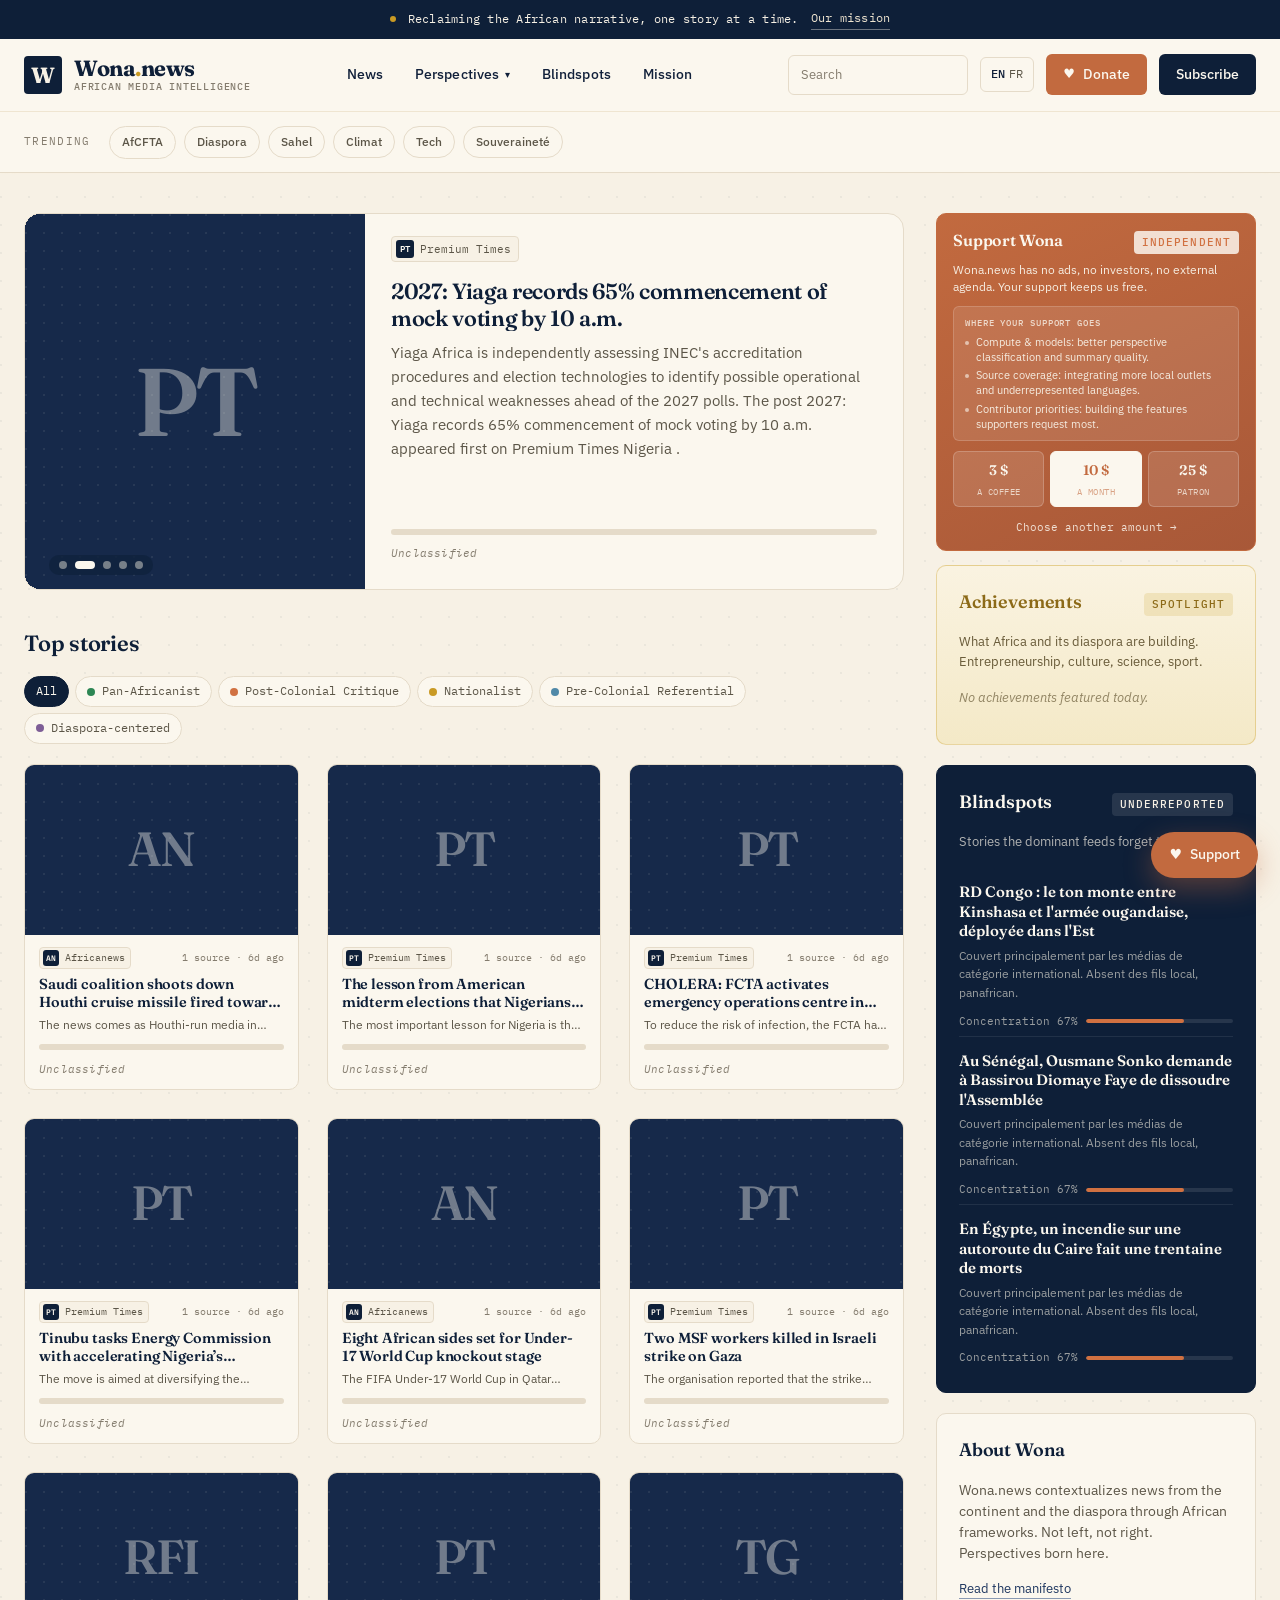
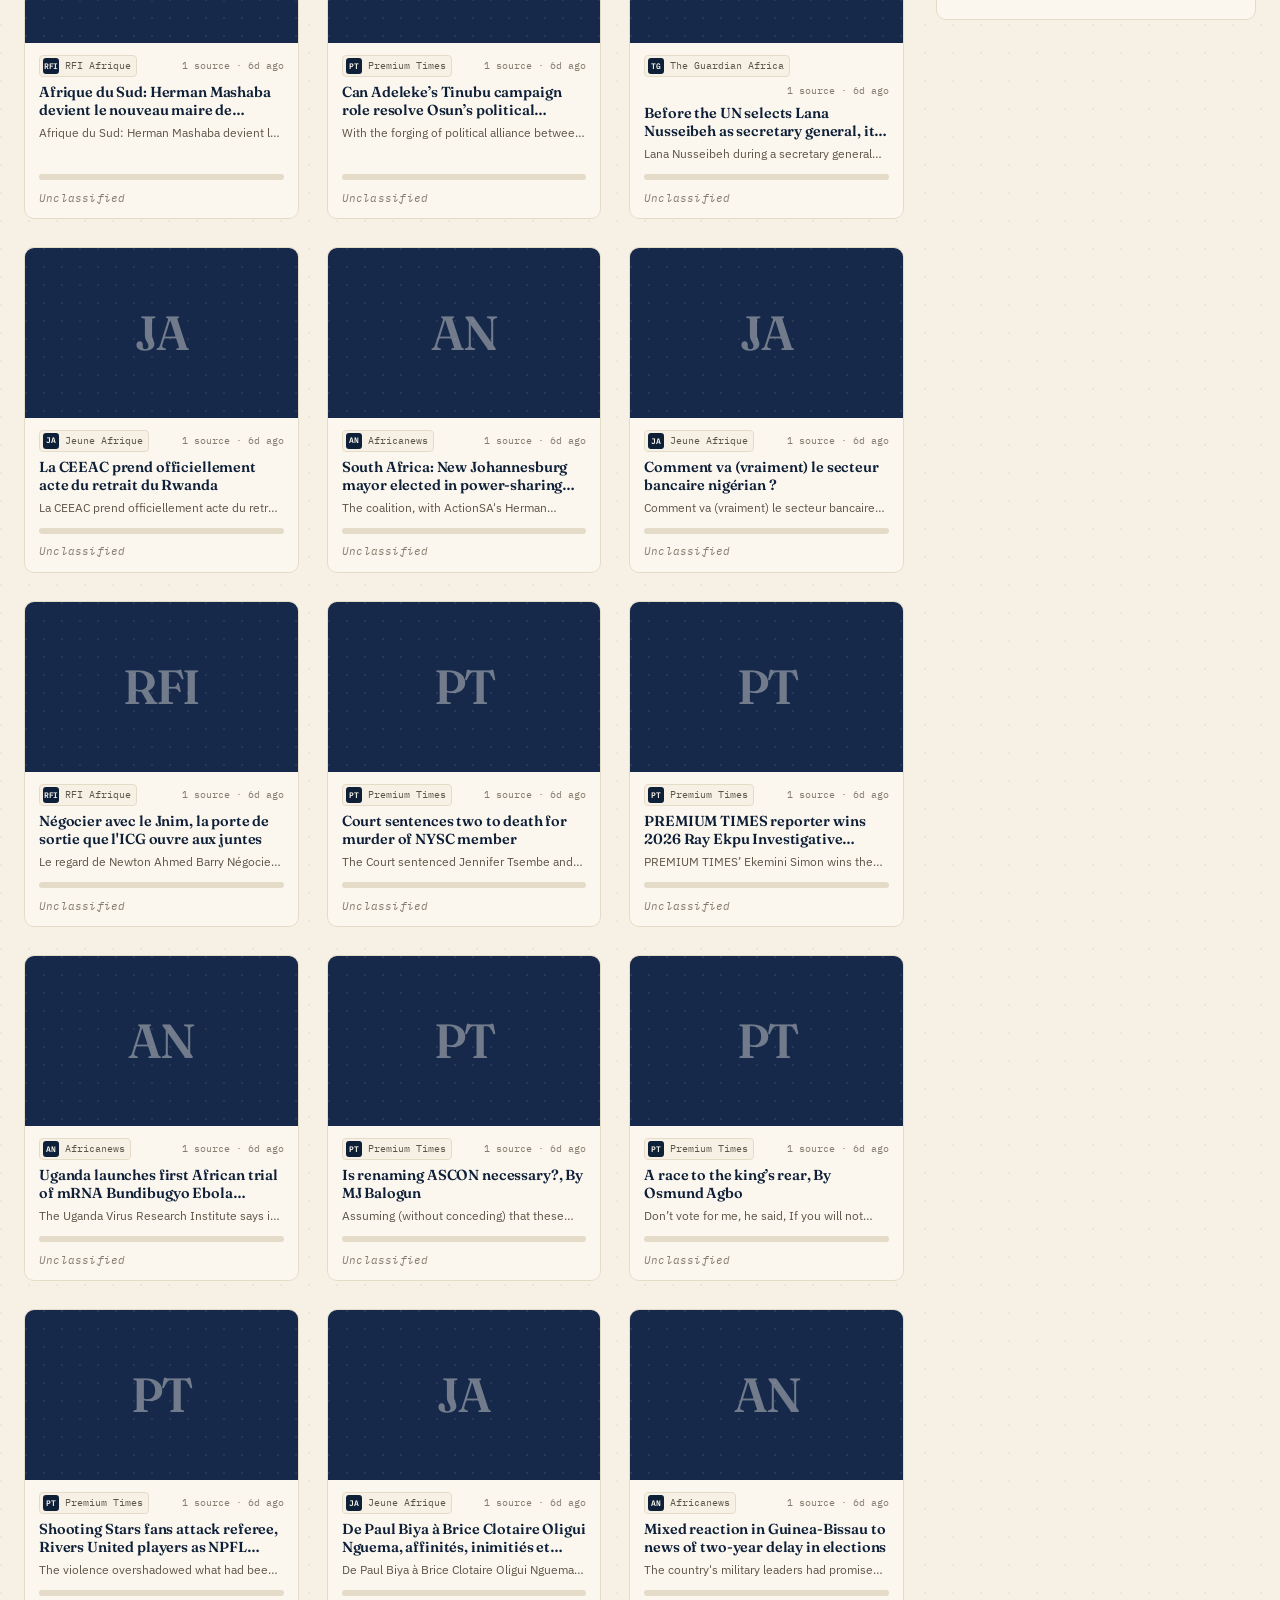
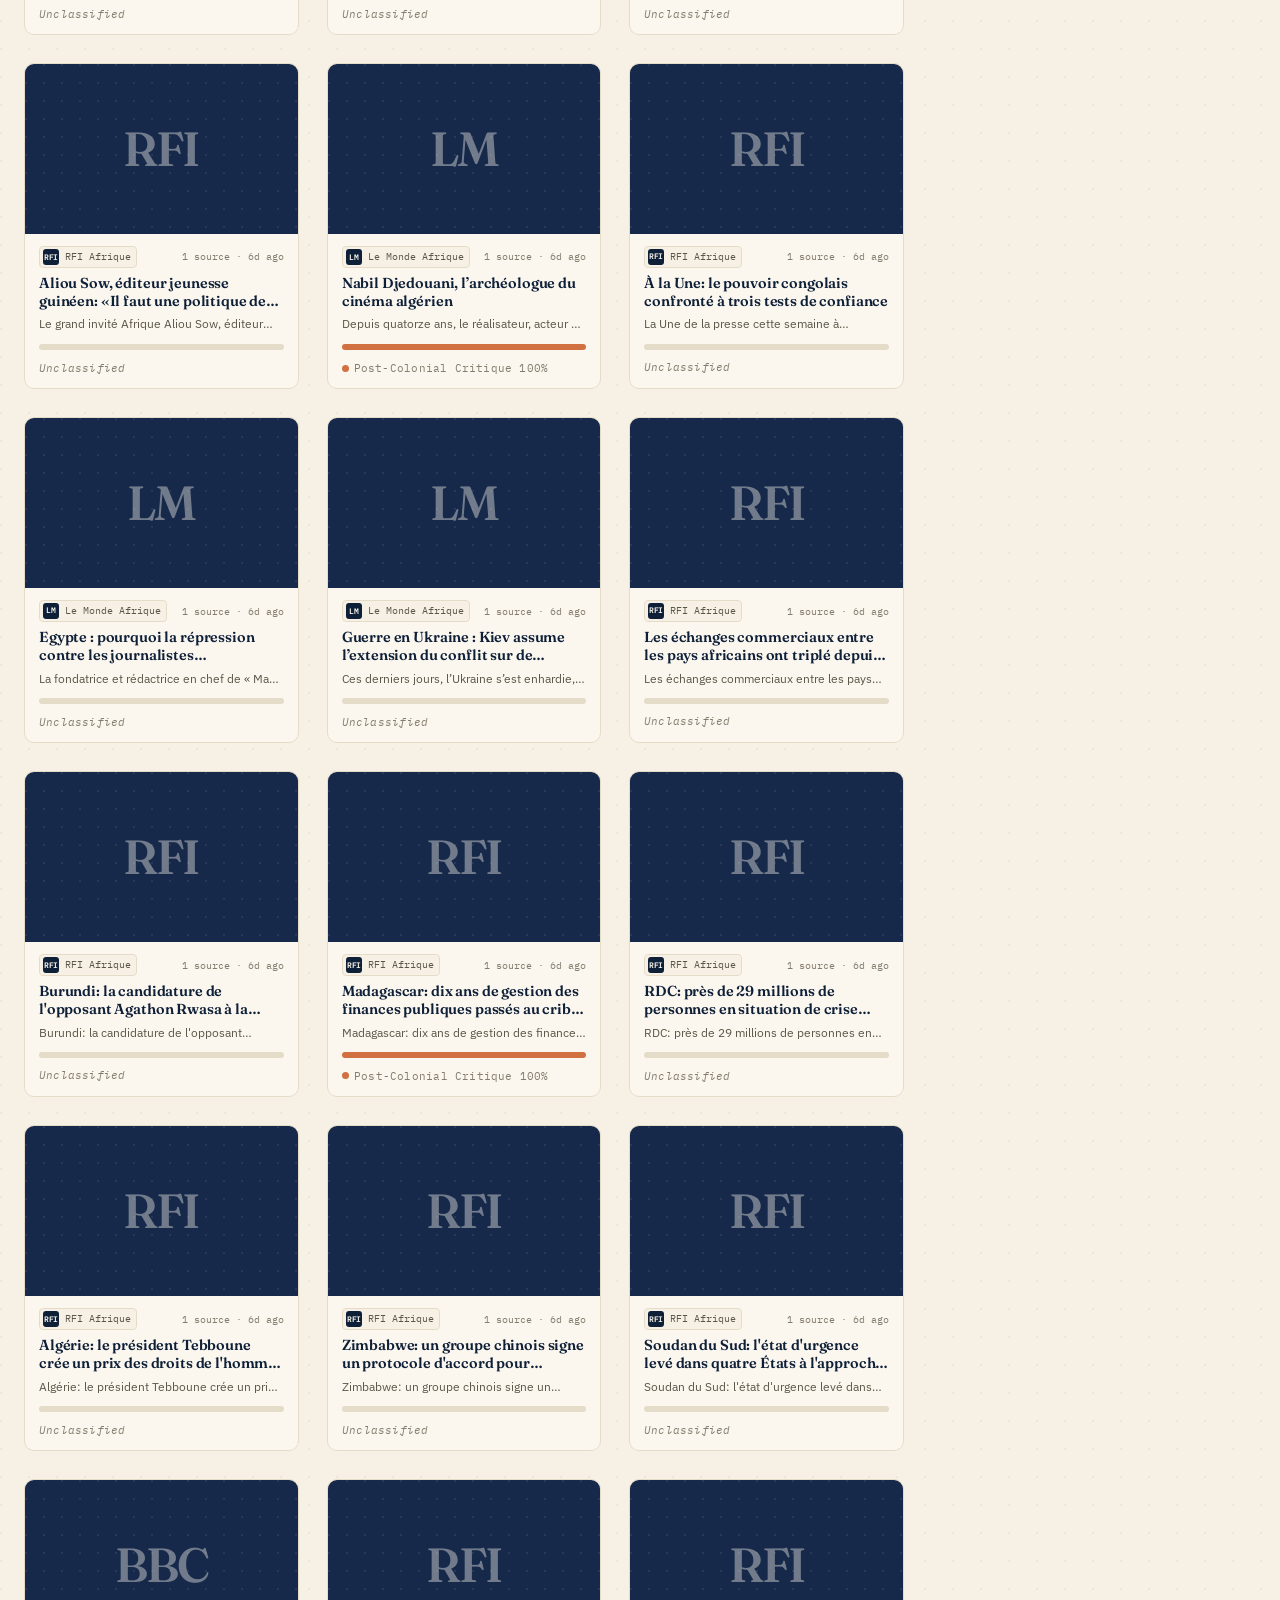
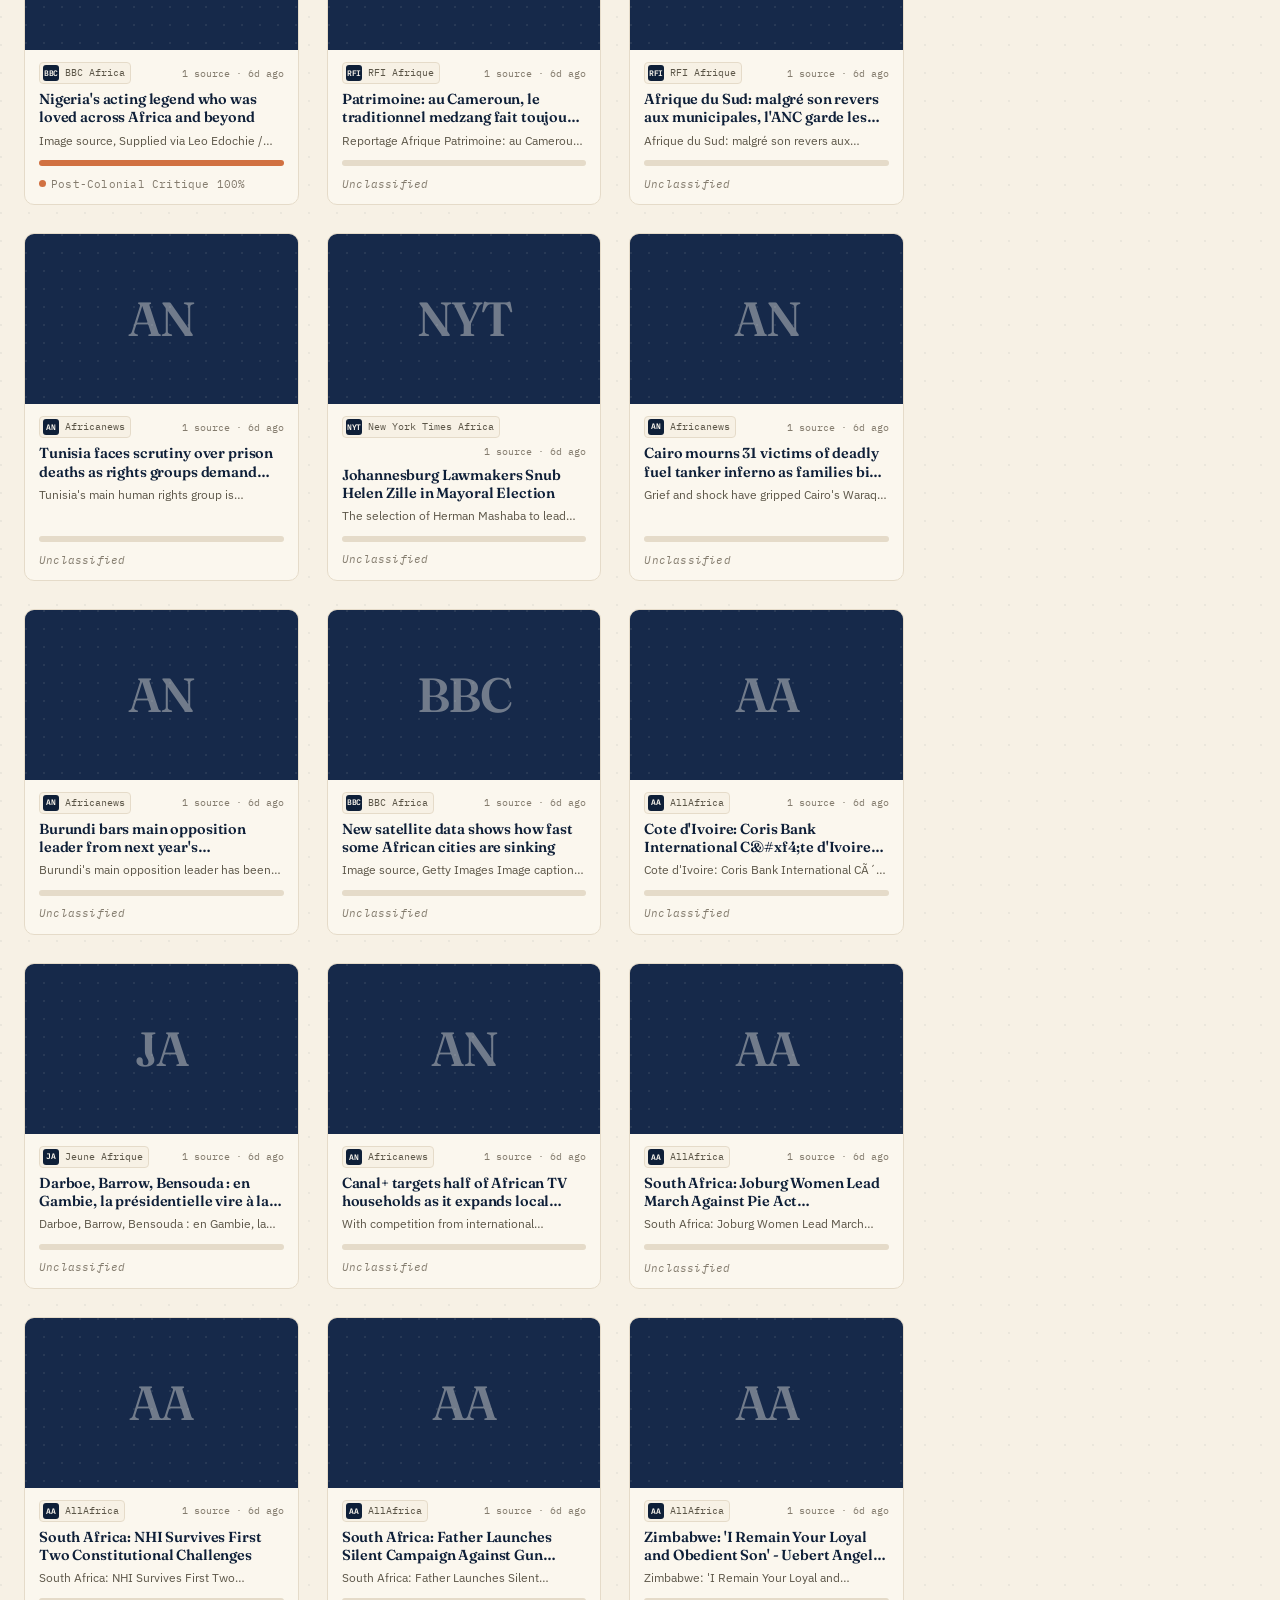
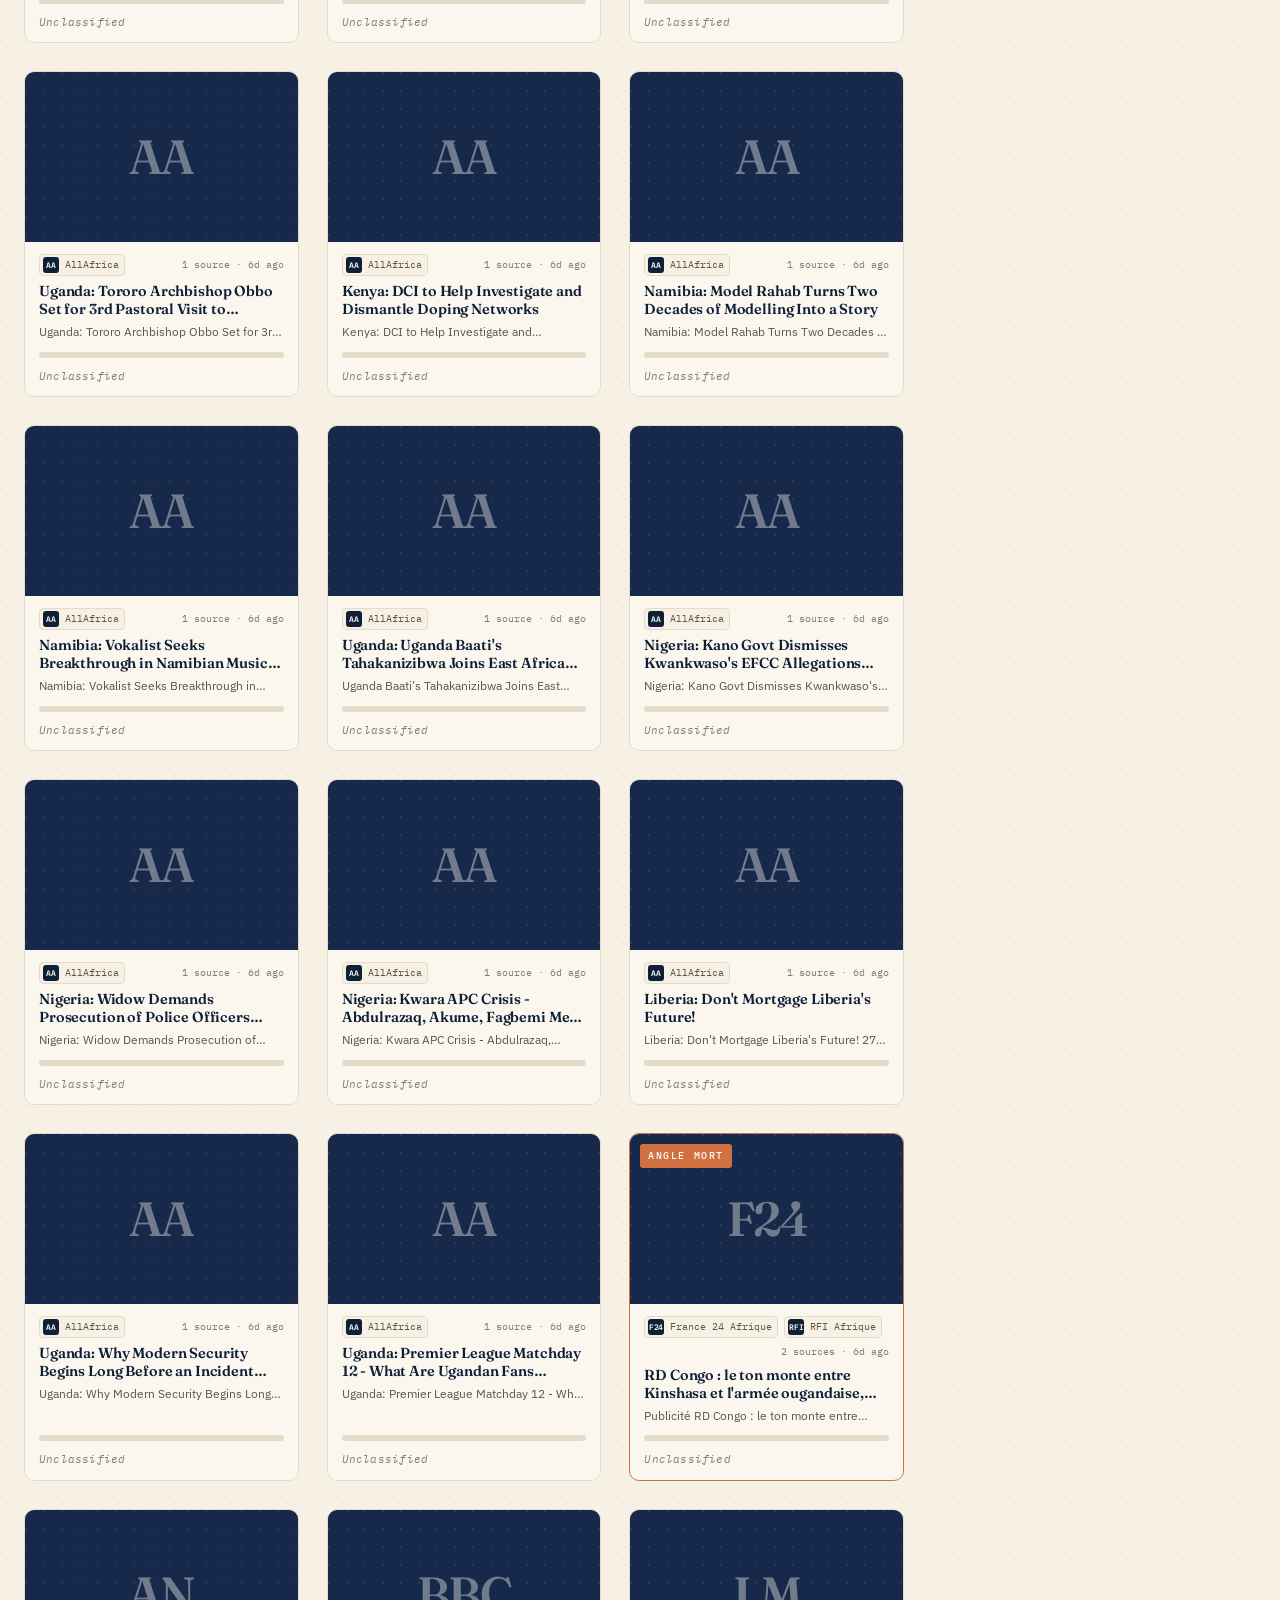
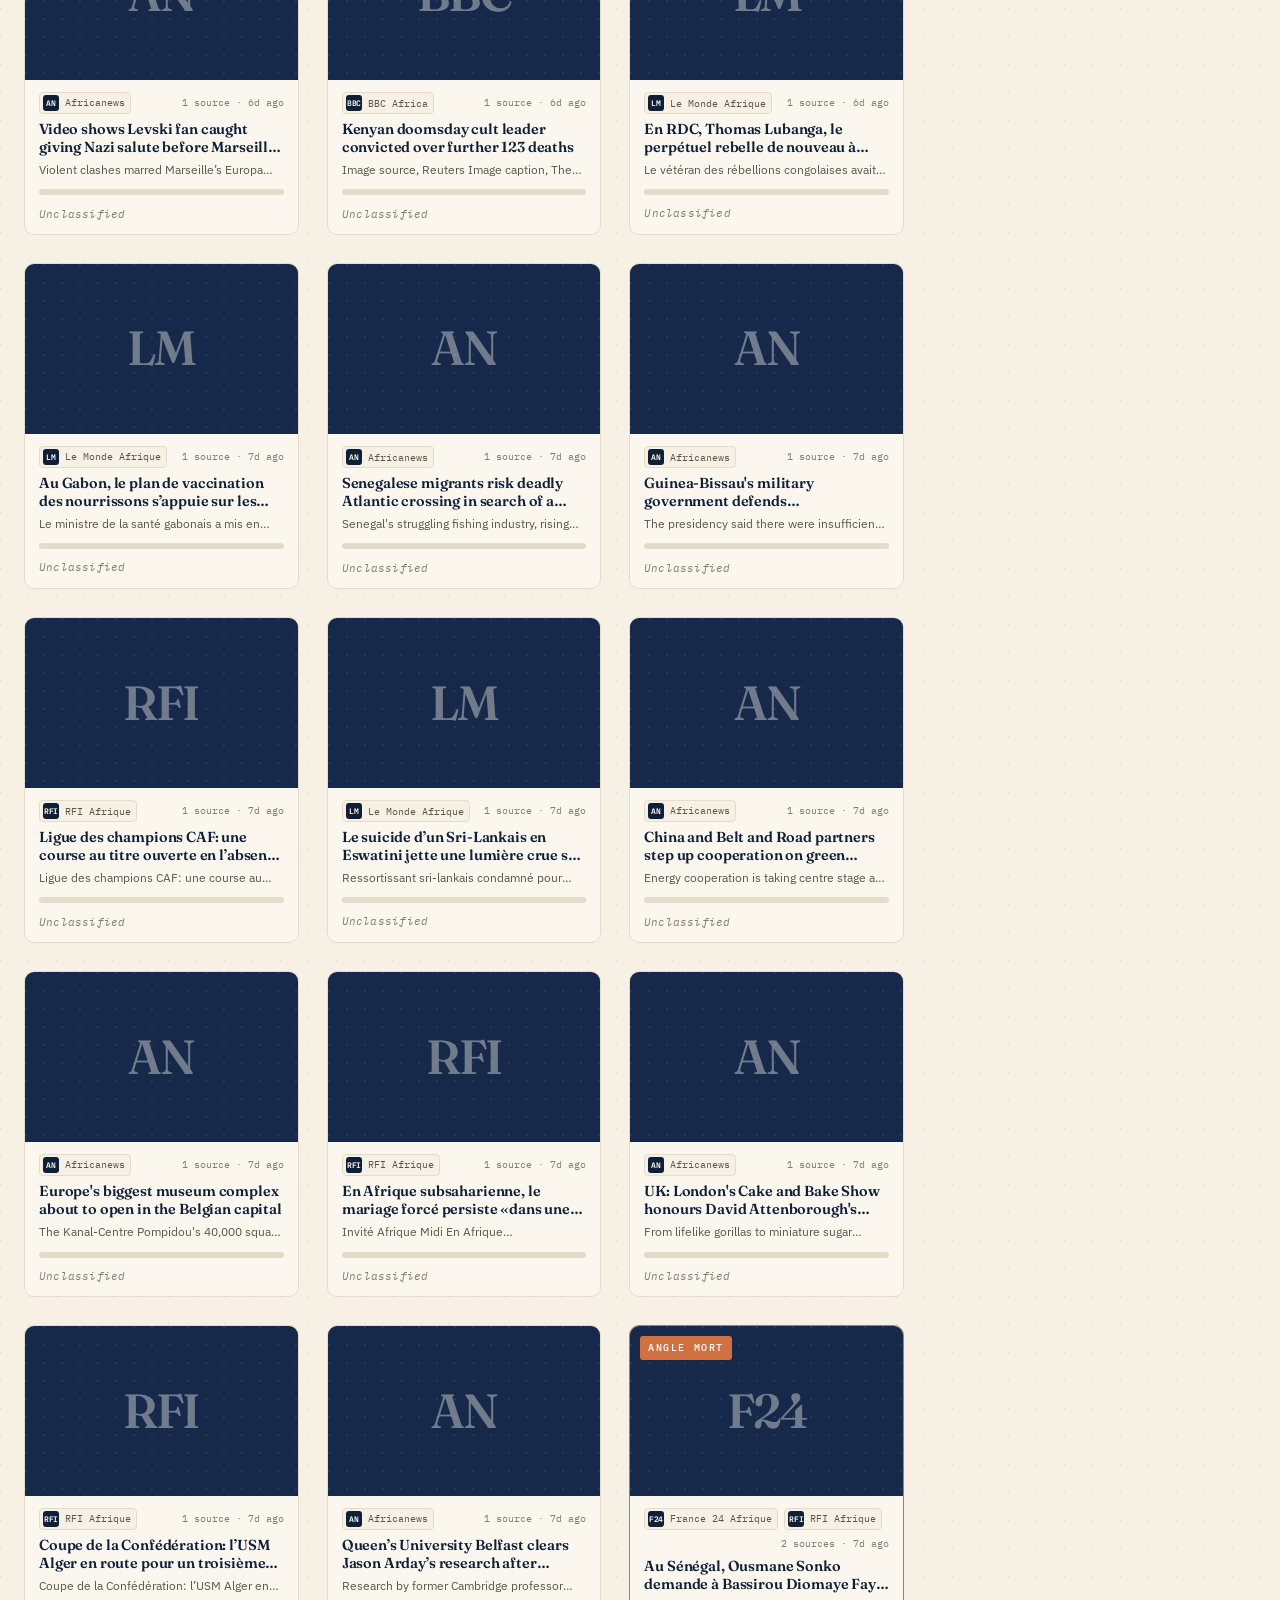
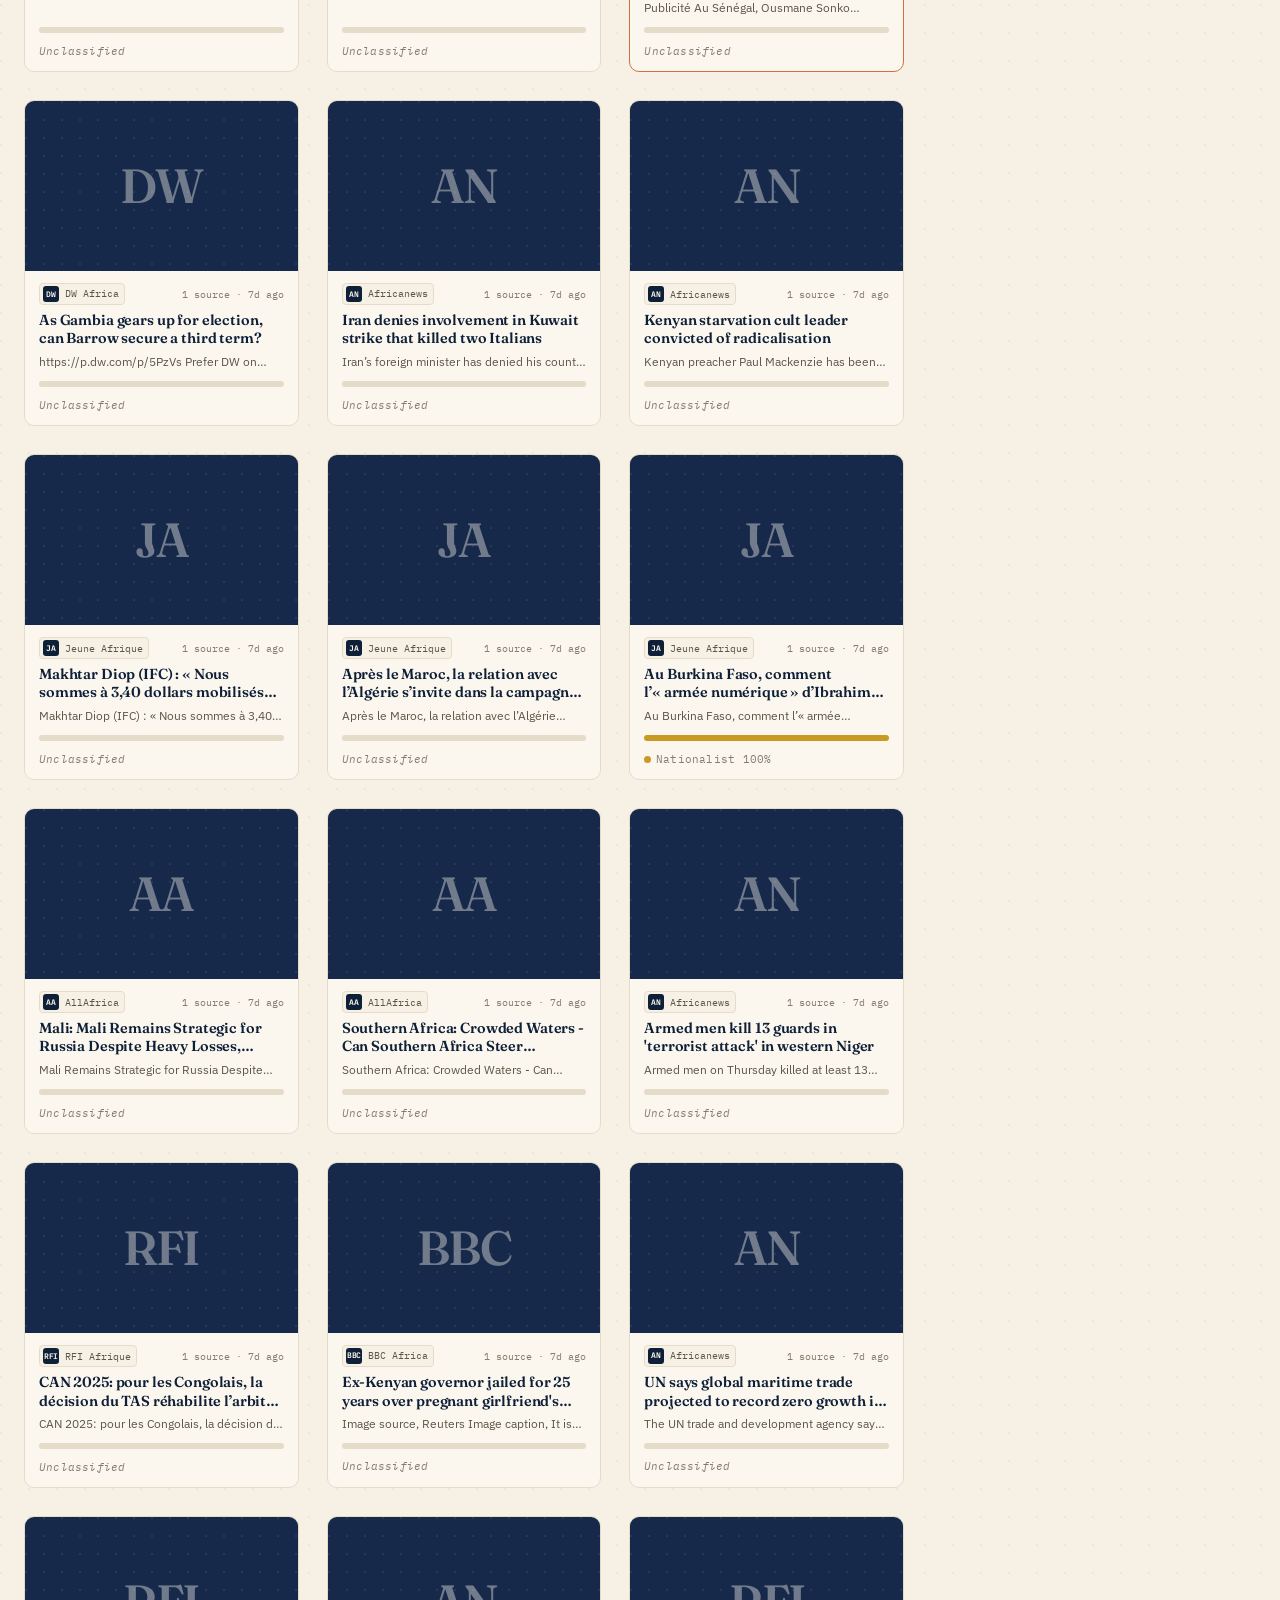
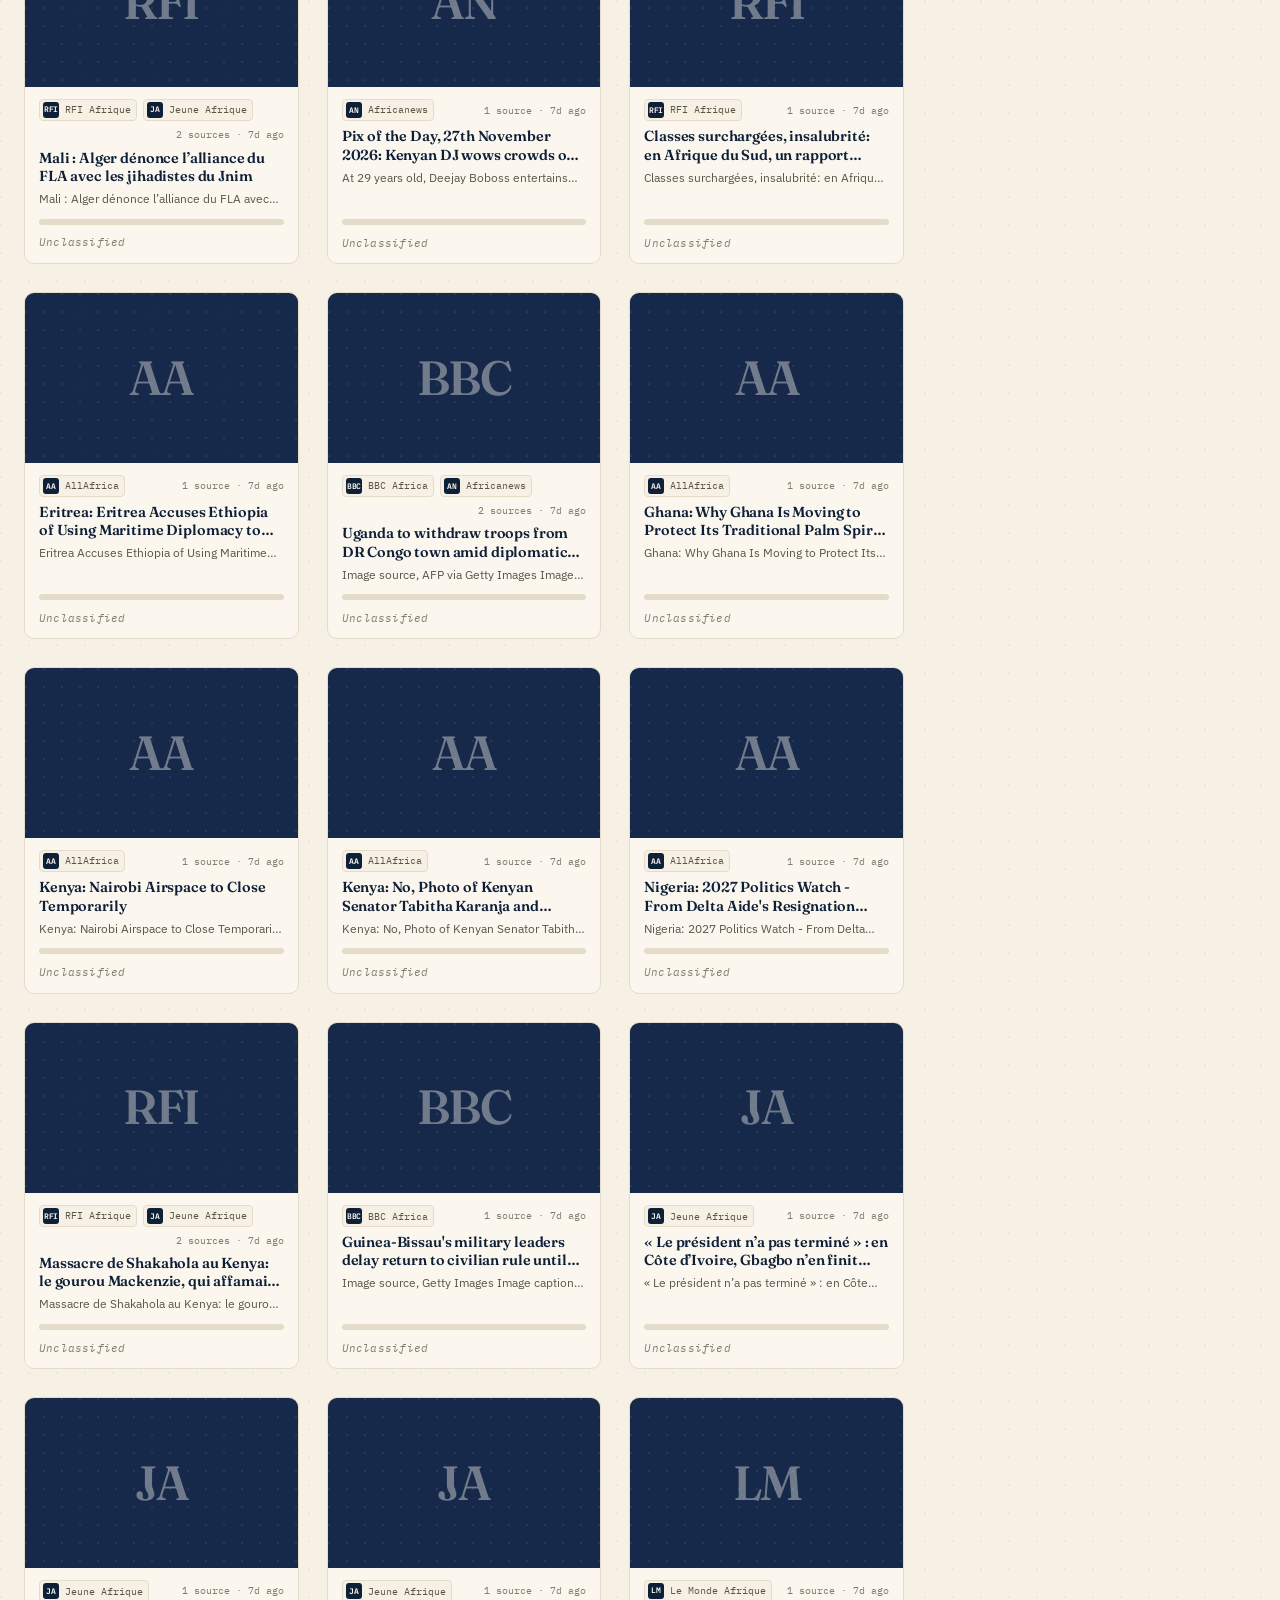
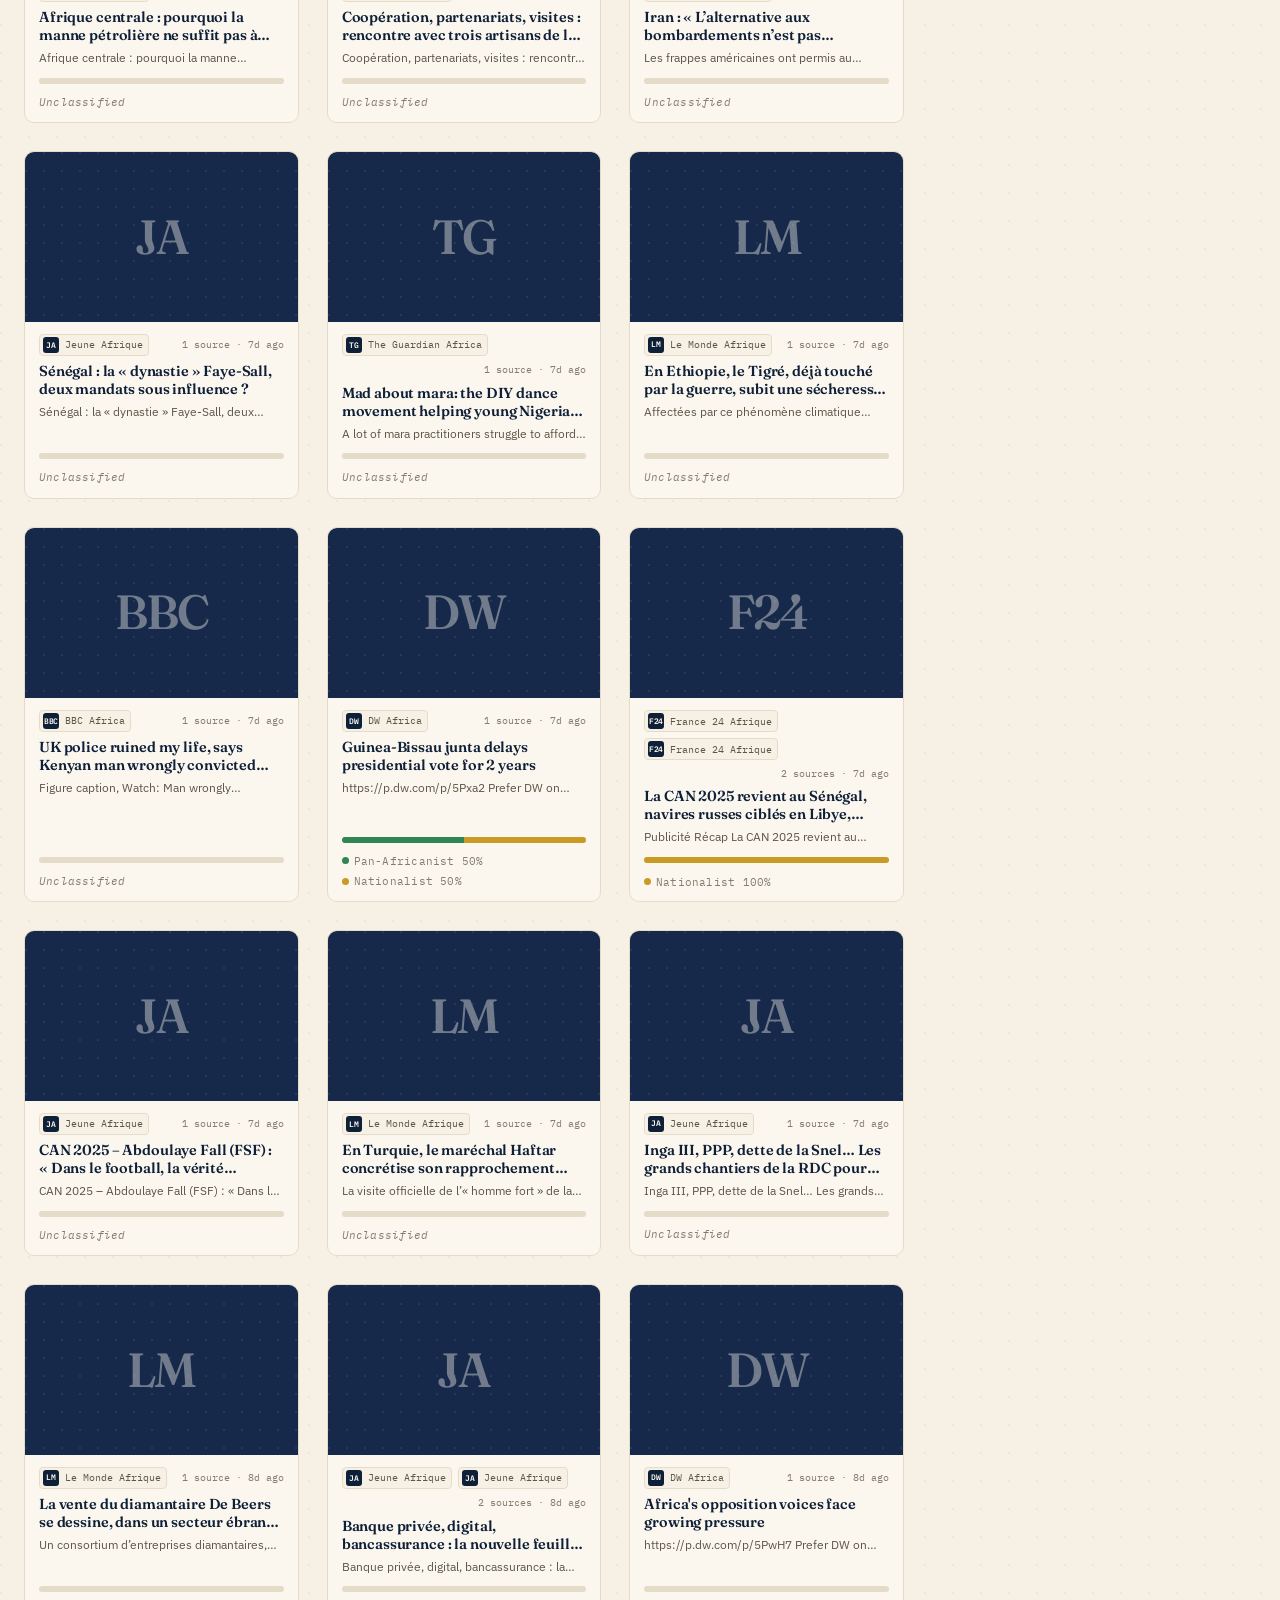
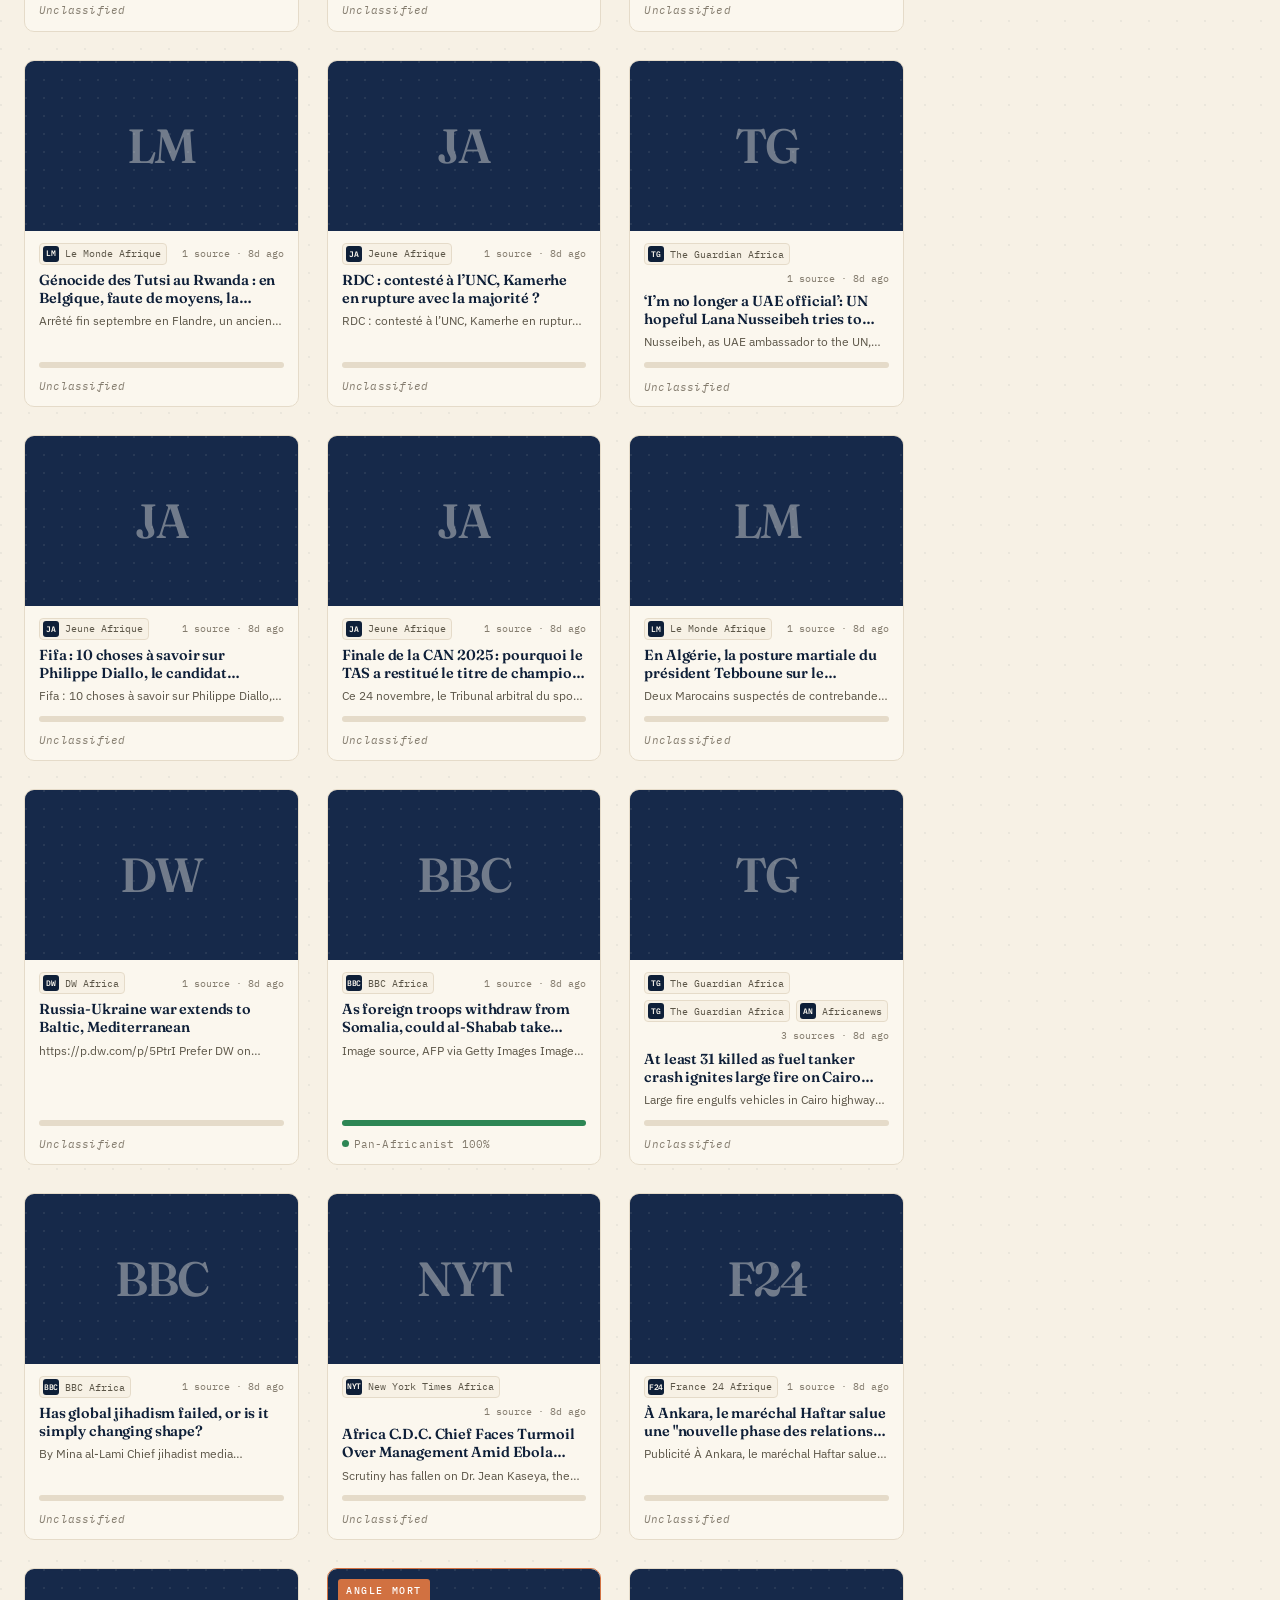
<file: frontend/index.html>
<!doctype html>
<html lang="fr">
<head>
  <meta charset="utf-8" />
  <meta name="viewport" content="width=device-width, initial-scale=1" />
  <title>Wona.news - Intelligence médiatique africaine</title>
  <meta name="description" content="Wona.news est une plateforme d'intelligence médiatique africaine. Aggrégation, analyse et contextualisation de l'actualité du continent et de la diaspora à travers des perspectives africaines." />

  <!-- Favicon: navy square with white W, matches the brand mark -->
  <link rel="icon" type="image/svg+xml" href="data:image/svg+xml,%3Csvg xmlns='http://www.w3.org/2000/svg' viewBox='0 0 100 100'%3E%3Crect width='100' height='100' rx='14' fill='%230E1F38'/%3E%3Ctext x='50' y='70' font-family='Georgia,serif' font-size='62' font-weight='700' fill='%23FBF7EE' text-anchor='middle'%3EW%3C/text%3E%3C/svg%3E" />
  <link rel="apple-touch-icon" href="data:image/svg+xml,%3Csvg xmlns='http://www.w3.org/2000/svg' viewBox='0 0 100 100'%3E%3Crect width='100' height='100' rx='14' fill='%230E1F38'/%3E%3Ctext x='50' y='70' font-family='Georgia,serif' font-size='62' font-weight='700' fill='%23FBF7EE' text-anchor='middle'%3EW%3C/text%3E%3C/svg%3E" />

  <link rel="preconnect" href="https://fonts.googleapis.com" />
  <link rel="preconnect" href="https://fonts.gstatic.com" crossorigin />
  <link href="https://fonts.googleapis.com/css2?family=Fraunces:opsz,wght@9..144,400;9..144,500;9..144,600;9..144,700;9..144,800&family=IBM+Plex+Mono:wght@400;500&family=IBM+Plex+Sans:wght@300;400;500;600;700&display=swap" rel="stylesheet" />

  <link rel="stylesheet" href="assets/styles.css" />
</head>
<body>

  <!-- Top ribbon -->
  <div class="ribbon">
    <span class="ribbon-mark"></span>
    <span data-i18n="ribbon.tagline">Reclaiming the African narrative, one story at a time.</span>
    <a href="#mission" class="ribbon-link" data-modal-trigger="mission" data-i18n="ribbon.cta">Notre mission</a>
  </div>

  <!-- Sticky header -->
  <header class="site-header">
    <div class="container header-inner">
      <button type="button" class="mobile-menu-toggle" id="mobile-menu-toggle" aria-label="Menu" aria-expanded="false">
        <span class="hamburger-bar"></span>
        <span class="hamburger-bar"></span>
        <span class="hamburger-bar"></span>
      </button>

      <a href="/" class="brand" aria-label="Wona.news">
        <span class="brand-mark">W</span>
        <span class="brand-text">
          <span class="brand-word">Wona<span class="brand-dot">.</span>news</span>
          <span class="brand-tagline" data-i18n="brand.tagline">Intelligence médiatique africaine</span>
        </span>
      </a>

      <nav class="primary-nav" aria-label="Navigation principale">
        <a href="#stories" class="nav-link" data-i18n="nav.news">Actualités</a>

        <div class="nav-dropdown" id="perspectives-dropdown">
          <button type="button" class="nav-link nav-link-toggle" aria-haspopup="true" aria-expanded="false" id="perspectives-toggle">
            <span data-i18n="nav.perspectives">Perspectives</span>
            <span class="nav-chevron" aria-hidden="true">▾</span>
          </button>
          <div class="dropdown-menu" id="perspectives-menu" role="menu">
            <p class="dropdown-eyebrow" data-i18n="perspectives.eyebrow">Cinq perspectives africaines</p>
            <div class="dropdown-items" id="perspectives-items"></div>
            <button type="button" class="dropdown-clear" data-orientation="" data-i18n="perspectives.all">Toutes les perspectives</button>
          </div>
        </div>

        <a href="#blindspot" class="nav-link" data-i18n="nav.blindspots">Angles morts</a>
        <a href="#mission" class="nav-link" data-modal-trigger="mission" data-i18n="nav.mission">Mission</a>
      </nav>

      <div class="header-actions">
        <div class="search">
          <input type="search" id="search-input" data-i18n-placeholder="search.placeholder" placeholder="Rechercher" data-i18n-aria-label="search.placeholder" aria-label="Rechercher" />
        </div>
        <button class="lang-toggle" id="lang-toggle" aria-label="Switch language">
          <span class="lang-current">FR</span>
          <span class="lang-other">EN</span>
        </button>
        <a href="https://buymeacoffee.com/wonanews" target="_blank" rel="noopener" class="btn btn-donate">
          <span class="btn-donate-icon" aria-hidden="true">♥</span>
          <span data-i18n="btn.donate">Faire un don</span>
        </a>
        <a href="#subscribe" class="btn btn-primary" data-i18n="btn.subscribe">S'abonner</a>
      </div>
    </div>

    <div class="container topic-strip" id="themes" aria-label="Thèmes en tendance">
      <span class="topic-strip-label" data-i18n="topics.label">En tendance</span>
      <div class="topic-chips" id="topic-chips"></div>
    </div>
  </header>

  <main class="container main-grid">

    <aside class="col-left" data-i18n-aria-label="perspectives.panelTitle" aria-label="Perspectives africaines">
      <section class="panel" id="perspectives">
        <header class="panel-head">
          <h2 class="panel-title" data-i18n="perspectives.panelTitle">Perspectives africaines</h2>
        </header>
        <ul class="orientation-legend" id="orientation-legend"></ul>
      </section>
    </aside>

    <section class="col-center" id="stories" data-i18n-aria-label="stories.aria" aria-label="Histoires">

      <article class="featured" id="featured-story"></article>

      <div class="section-head">
        <h2 class="section-title" data-i18n="stories.headline">À la une</h2>
        <div class="section-filters" id="orientation-filters"></div>
      </div>

      <div class="story-grid" id="story-grid"></div>

      <div class="empty-state" id="empty-state" hidden data-i18n="stories.empty">
        Aucune histoire ne correspond à vos filtres.
      </div>
    </section>

    <aside class="col-right">

      <!-- DONATE panel -->
      <section class="panel panel-donate" id="donate">
        <header class="panel-head">
          <h2 class="panel-title" data-i18n="donate.title">Soutenir Wona</h2>
          <span class="panel-tag panel-tag-donate" data-i18n="donate.tag">Indépendant</span>
        </header>
        <p class="donate-lede" data-i18n="donate.lede">
          Wona.news est sans publicité, sans investisseur, sans agenda externe.
          Votre soutien nous garde libres.
        </p>

        <!-- Where your support goes -->
        <div class="donate-allocation">
          <h3 class="donate-allocation-title" data-i18n="donate.allocation.title">Où va votre contribution</h3>
          <ul class="donate-allocation-list">
            <li data-i18n="donate.allocation.compute">Calcul & modèles : améliorer la classification des perspectives et la qualité des résumés.</li>
            <li data-i18n="donate.allocation.coverage">Couverture des sources : intégrer plus de médias locaux et de langues sous-représentées.</li>
            <li data-i18n="donate.allocation.features">Priorités des contributeurs : développer en priorité les fonctionnalités les plus demandées.</li>
          </ul>
        </div>

        <div class="donate-tiers">
          <a href="https://buymeacoffee.com/wonanews" class="donate-tier" target="_blank" rel="noopener">
            <span class="donate-tier-amount">3 $</span>
            <span class="donate-tier-label" data-i18n="donate.tier1">un café</span>
          </a>
          <a href="https://buymeacoffee.com/wonanews" class="donate-tier donate-tier-featured" target="_blank" rel="noopener">
            <span class="donate-tier-amount">10 $</span>
            <span class="donate-tier-label" data-i18n="donate.tier2">un mois</span>
          </a>
          <a href="https://buymeacoffee.com/wonanews" class="donate-tier" target="_blank" rel="noopener">
            <span class="donate-tier-amount">25 $</span>
            <span class="donate-tier-label" data-i18n="donate.tier3">soutien</span>
          </a>
        </div>
        <a href="https://buymeacoffee.com/wonanews" class="donate-custom" target="_blank" rel="noopener" data-i18n="donate.custom">
          Choisir un autre montant →
        </a>
      </section>

      <section class="panel panel-achievement" id="achievement">
        <header class="panel-head">
          <h2 class="panel-title" data-i18n="achievement.title">Réussites</h2>
          <span class="panel-tag panel-tag-achievement" data-i18n="achievement.tag">Mise en avant</span>
        </header>
        <p class="panel-lede" data-i18n="achievement.lede">Ce que l'Afrique et sa diaspora bâtissent. Entrepreneuriat, culture, science, sport.</p>
        <div id="achievement-list"></div>
      </section>

      <section class="panel panel-blindspot" id="blindspot">
        <header class="panel-head">
          <h2 class="panel-title" data-i18n="blindspot.title">Angles morts</h2>
          <span class="panel-tag" data-i18n="blindspot.tag">Sous-couvert</span>
        </header>
        <p class="panel-lede" data-i18n="blindspot.lede">Les histoires que les fils dominants oublient de raconter.</p>
        <div id="blindspot-list"></div>
      </section>

      <section class="panel" id="about">
        <header class="panel-head">
          <h2 class="panel-title" data-i18n="about.title">À propos de Wona</h2>
        </header>
        <p class="about-copy" data-i18n="about.copy">
          Wona.news contextualise l'actualité du continent et de la diaspora à travers des grilles de lecture africaines.
          Pas de gauche, pas de droite. Des perspectives nées ici.
        </p>
        <a href="#mission" class="text-link" data-modal-trigger="mission" data-i18n="about.cta">Lire le manifeste</a>
      </section>

      <section class="panel briefing-mobile-only">
        <header class="panel-head">
          <h2 class="panel-title" data-i18n="briefing.title">Briefing du jour</h2>
          <span class="panel-date" id="briefing-date"></span>
        </header>
        <ol class="briefing-list" id="briefing-list"></ol>
      </section>
    </aside>

  </main>

  <section class="mission" id="mission">
    <div class="container mission-inner">
      <p class="mission-eyebrow" data-i18n="mission.eyebrow">Notre engagement</p>
      <h2 class="mission-headline" data-i18n-html="mission.headline">
        Reprendre le récit africain.<br />
        Le contextualiser. Le diffuser.
      </h2>
      <p class="mission-body" data-i18n="mission.body">
        Wona.news aggrège des sources africaines et internationales,
        produit des résumés courts et lisibles,
        et révèle l'orientation idéologique de chaque récit
        à travers cinq perspectives africaines.
      </p>
      <a href="https://buymeacoffee.com/wonanews" target="_blank" rel="noopener" class="mission-cta" data-i18n="mission.cta">
        Soutenir le projet →
      </a>
    </div>
  </section>

  <!-- Subscribe / Newsletter (Buttondown) -->
  <section class="subscribe" id="subscribe">
    <div class="container subscribe-inner">
      <div>
        <h2 class="subscribe-title" data-i18n="subscribe.title">Le briefing Wona, chaque matin.</h2>
        <p class="subscribe-body" data-i18n="subscribe.body">Recevez chaque matin une synthèse de l'actualité africaine, contextualisée et classée par perspective.</p>
      </div>
    
      <form
        class="subscribe-form"
        action="https://buttondown.com/api/emails/embed-subscribe/wonanews"
        method="post"
        target="popupwindow"
      >
        <input
          type="email"
          name="email"
          required
          data-i18n-placeholder="subscribe.placeholder"
          placeholder="vous@example.com"
          aria-label="Email"
        />
        <input type="hidden" name="tag" value="wona-news-frontend" />
        <button type="submit" class="btn btn-primary" data-i18n="btn.subscribe">S'abonner</button>
      </form>
    </div>
  </section>

  <footer class="site-footer">
    <div class="container footer-grid">
      <div class="footer-brand">
        <span class="brand-word">Wona<span class="brand-dot">.</span>news</span>
        <p data-i18n="footer.brandTagline">Plateforme d'intelligence médiatique africaine.</p>
      </div>
      <div class="footer-col">
        <h3 data-i18n="footer.platform">Plateforme</h3>
        <ul>
          <li><a href="#stories" data-i18n="nav.news">Actualités</a></li>
          <li><a href="#blindspot" data-i18n="nav.blindspots">Angles morts</a></li>
          <li><a href="#perspectives" data-i18n="nav.perspectives">Perspectives</a></li>
        </ul>
      </div>
      <div class="footer-col">
        <h3 data-i18n="footer.support">Soutenir</h3>
        <ul>
          <li><a href="https://buymeacoffee.com/wonanews" target="_blank" rel="noopener" data-i18n="btn.donate">Faire un don</a></li>
          <li><a href="#subscribe" data-i18n="footer.newsletter">S'abonner à la newsletter</a></li>
        </ul>
      </div>
      <div class="footer-col">
        <h3 data-i18n="footer.method">Méthode</h3>
        <ul>
          <li><a href="#mission" data-i18n="footer.manifesto">Manifeste</a></li>
          <li><a href="#about" data-i18n="footer.methodology">Méthodologie</a></li>
          <li><a href="#about" data-i18n="footer.sources">Sources</a></li>
        </ul>
      </div>
      <div class="footer-col">
        <h3 data-i18n="footer.contact">Contact</h3>
        <ul>
          <li><a href="mailto:wonanews@proton.me">wonanews@proton.me</a></li>
          <li><a href="#">Twitter</a></li>
          <li><a href="#">LinkedIn</a></li>
        </ul>
      </div>
    </div>
    <div class="container footer-bottom">
      <span>© 2026 Wona.news</span>
      <span data-i18n="footer.tagline">Indépendant. Continental. Diasporique.</span>
    </div>
  </footer>

  <a href="https://buymeacoffee.com/wonanews" target="_blank" rel="noopener" class="floating-donate" aria-label="Faire un don">
    <span class="floating-donate-icon">♥</span>
    <span class="floating-donate-label" data-i18n="floating.support">Soutenir</span>
  </a>

  <!-- Mobile drawer -->
  <div class="mobile-drawer" id="mobile-drawer" aria-hidden="true">
    <div class="mobile-drawer-backdrop" data-close-drawer></div>
    <nav class="mobile-drawer-panel" aria-label="Menu mobile">
      <div class="mobile-drawer-head">
        <span class="brand-word">Wona<span class="brand-dot">.</span>news</span>
        <button type="button" class="mobile-drawer-close" data-close-drawer aria-label="Fermer">×</button>
      </div>
      <ul class="mobile-drawer-list">
        <li><a href="#stories" data-close-drawer data-i18n="nav.news">Actualités</a></li>
        <li><a href="#blindspot" data-close-drawer data-i18n="nav.blindspots">Angles morts</a></li>
        <li><a href="#mission" data-close-drawer data-modal-trigger="mission" data-i18n="nav.mission">Mission</a></li>
      </ul>
      <p class="mobile-drawer-eyebrow" data-i18n="perspectives.eyebrow">Cinq perspectives africaines</p>
      <ul class="mobile-drawer-perspectives" id="mobile-perspectives-items"></ul>
      <div class="mobile-drawer-actions">
        <button type="button" class="lang-toggle lang-toggle-mobile" id="lang-toggle-mobile" aria-label="Changer de langue">
          <span class="lang-current">FR</span>
          <span class="lang-other">EN</span>
        </button>
        <a href="https://buymeacoffee.com/wonanews" target="_blank" rel="noopener" class="btn btn-donate" data-close-drawer>
          <span class="btn-donate-icon" aria-hidden="true">♥</span>
          <span data-i18n="btn.donate">Faire un don</span>
        </a>
        <a href="#subscribe" class="btn btn-primary" data-close-drawer data-i18n="btn.subscribe">S'abonner</a>
      </div>
    </nav>
  </div>

  <!-- Mission modal -->
  <div class="modal" id="mission-modal" aria-hidden="true" role="dialog" aria-labelledby="mission-modal-title">
    <div class="modal-backdrop" data-close-modal></div>
    <div class="modal-panel">
      <button type="button" class="modal-close" data-close-modal aria-label="Fermer">×</button>
      <p class="modal-eyebrow" data-i18n="mission.eyebrow">Notre engagement</p>
      <h2 class="modal-headline" id="mission-modal-title" data-i18n-html="mission.headline">Reprendre le récit africain.<br />Le contextualiser. Le diffuser.</h2>
      <p class="modal-body" data-i18n="mission.body">Wona.news aggrège des sources africaines et internationales, produit des résumés courts et lisibles, et révèle l'orientation idéologique de chaque récit à travers cinq perspectives africaines.</p>
      <a href="https://buymeacoffee.com/wonanews" target="_blank" rel="noopener" class="modal-cta" data-i18n="mission.cta">Soutenir le projet →</a>
    </div>
  </div>

  <!-- Story modal (opens when user clicks any story card) -->
  <div class="modal" id="story-modal" aria-hidden="true" role="dialog" aria-labelledby="story-modal-title">
    <div class="modal-backdrop" data-close-modal></div>
    <div class="modal-panel story-modal-panel">
      <button type="button" class="modal-close" data-close-modal aria-label="Fermer">×</button>
      <p class="modal-eyebrow story-modal-blindspot" hidden data-i18n="blindspot.tag">Sous-couvert</p>
      <h2 class="modal-headline story-modal-title" id="story-modal-title"></h2>
      <p class="story-modal-meta"></p>
      <p class="modal-body story-modal-summary"></p>
      <div class="story-modal-orientations"></div>
      <a href="#" target="_blank" rel="noopener noreferrer" class="modal-cta story-modal-link">
        <span data-i18n="story.readOriginal">Lire l'article original sur</span>
        <span class="story-modal-link-source"></span>
        <span>→</span>
      </a>
    </div>
  </div>

  <script src="assets/app.js" defer></script>
</body>
</html>
</file>
<file: frontend/assets/styles.css>
/* ============================================================================
   Wona.news stylesheet
   Editorial. African-centered. Warm. Intentional.
   No Tailwind. No CDNs beyond fonts.
   ========================================================================= */

:root {
  /* Sand backgrounds, warmer than off-white */
  --sand-50:  #FBF7EE;
  --sand-100: #F7F1E5;
  --sand-200: #EFE5D1;
  --sand-300: #E5DBC9;
  --sand-400: #D8CAB1;

  /* Deep editorial navy */
  --navy-900: #0E1F38;
  --navy-800: #16294A;
  --navy-700: #1F3760;
  --navy-500: #4A5F82;
  --navy-300: #8A9AB3;

  /* Warm earth accents */
  --clay-500: #C26A3F;
  --ochre-500: #C99A24;

  /* Text */
  --ink:       #11203A;
  --ink-muted: #5C5648;
  --ink-soft:  #847C6E;

  /* Orientation palette, refined warmer than v2/v3 */
  --o-panafricaniste:           #2D8654;
  --o-panafricaniste-soft:      #DDEBE2;
  --o-post-colonial-critique:   #D17141;
  --o-post-colonial-critique-soft: #F2DFD2;
  --o-nationaliste:             #C99A24;
  --o-nationaliste-soft:        #F1E7CB;
  --o-pre-colonial-referentiel: #5089A8;
  --o-pre-colonial-referentiel-soft: #DDE7EE;
  --o-diaspora:                 #7E5E96;
  --o-diaspora-soft:            #E4DCEC;
  --o-post-colonial:            #8B6F47;

  /* System */
  --radius-sm: 6px;
  --radius:    10px;
  --radius-lg: 16px;
  --shadow-sm: 0 1px 2px rgba(14, 31, 56, 0.04), 0 0 0 1px rgba(14, 31, 56, 0.04);
  --shadow:    0 6px 24px rgba(14, 31, 56, 0.06), 0 0 0 1px rgba(14, 31, 56, 0.04);
  --shadow-lg: 0 18px 50px rgba(14, 31, 56, 0.08), 0 0 0 1px rgba(14, 31, 56, 0.04);

  /* Typography */
  --font-display: "Fraunces", Georgia, "Times New Roman", serif;
  --font-body:    "IBM Plex Sans", system-ui, -apple-system, "Segoe UI", Roboto, sans-serif;
  --font-mono:    "IBM Plex Mono", "SF Mono", Menlo, Consolas, monospace;
}

/* Reset */
*, *::before, *::after { box-sizing: border-box; }
html, body { margin: 0; padding: 0; }
html {
  scroll-behavior: smooth;
  /* Header (72px) + topic strip (~52px) + breathing room. Lands targets below the sticky bar. */
  scroll-padding-top: 140px;
}
img { max-width: 100%; display: block; }
button { font: inherit; cursor: pointer; }
a { color: inherit; }
ul, ol { margin: 0; padding: 0; list-style: none; }

/* Base */
body {
  font-family: var(--font-body);
  font-size: 15px;
  line-height: 1.55;
  color: var(--ink);
  background-color: var(--sand-100);
  background-image:
    radial-gradient(circle at 1px 1px, rgba(17, 32, 58, 0.05) 1px, transparent 0);
  background-size: 28px 28px;
  -webkit-font-smoothing: antialiased;
  text-rendering: optimizeLegibility;
}

.container {
  max-width: 1280px;
  margin: 0 auto;
  padding: 0 24px;
}

/* ============================================================================
   Top ribbon
   ========================================================================= */
.ribbon {
  display: flex;
  align-items: center;
  justify-content: center;
  gap: 12px;
  padding: 9px 16px;
  background: var(--navy-900);
  color: var(--sand-100);
  font-size: 12px;
  font-family: var(--font-mono);
  letter-spacing: 0.02em;
}
.ribbon-mark {
  width: 6px; height: 6px; border-radius: 50%;
  background: var(--o-nationaliste);
}
.ribbon-link {
  color: var(--sand-200);
  border-bottom: 1px solid rgba(247, 241, 229, 0.4);
  text-decoration: none;
  padding-bottom: 1px;
}
.ribbon-link:hover { color: white; border-color: white; }

/* ============================================================================
   Header
   ========================================================================= */
.site-header {
  position: sticky;
  top: 0;
  z-index: 50;
  background: var(--sand-50);
  border-bottom: 1px solid var(--sand-300);
  backdrop-filter: saturate(140%) blur(8px);
}
.header-inner {
  display: flex;
  align-items: center;
  justify-content: space-between;
  gap: 32px;
  height: 72px;
}

.brand {
  display: flex;
  align-items: center;
  gap: 12px;
  text-decoration: none;
  color: var(--navy-900);
}
.brand-mark {
  width: 38px; height: 38px;
  display: grid; place-items: center;
  background: var(--navy-900);
  color: var(--sand-100);
  font-family: var(--font-display);
  font-weight: 700;
  font-size: 22px;
  border-radius: 4px;
  letter-spacing: -0.04em;
  flex-shrink: 0;
}
.brand-text {
  display: flex;
  flex-direction: column;
  line-height: 1;
  gap: 3px;
}
.brand-word {
  font-family: var(--font-display);
  font-weight: 700;
  font-size: 22px;
  letter-spacing: -0.02em;
  font-variation-settings: "opsz" 30;
  line-height: 1;
}
.brand-dot { color: var(--o-nationaliste); }
.brand-tagline {
  font-family: var(--font-mono);
  font-size: 10px;
  letter-spacing: 0.08em;
  color: var(--ink-soft);
  text-transform: uppercase;
  font-weight: 500;
  white-space: nowrap;
}
@media (max-width: 1100px) {
  .brand-tagline { display: none; }
}

.primary-nav {
  display: flex;
  gap: 4px;
  align-items: center;
}
.nav-link {
  display: inline-flex;
  align-items: center;
  gap: 4px;
  text-decoration: none;
  color: var(--ink);
  font-size: 14px;
  font-weight: 500;
  letter-spacing: 0.005em;
  padding: 8px 14px;
  border-radius: var(--radius-sm);
  transition: background 0.15s ease, color 0.15s ease;
  background: transparent;
  border: 0;
  font-family: inherit;
  white-space: nowrap;
  cursor: pointer;
  position: relative;
}
.nav-link:hover {
  background: var(--sand-200);
  color: var(--navy-900);
}
.nav-link.is-active {
  background: var(--navy-900);
  color: var(--sand-50);
}

/* Dropdown */
.nav-dropdown {
  position: relative;
}
.nav-chevron {
  font-size: 10px;
  margin-left: 2px;
  transition: transform 0.18s ease;
  display: inline-block;
}
.nav-dropdown.is-open .nav-chevron {
  transform: rotate(180deg);
}
.dropdown-menu {
  position: absolute;
  top: calc(100% + 8px);
  left: 0;
  min-width: 280px;
  background: var(--sand-50);
  border: 1px solid var(--sand-300);
  border-radius: var(--radius);
  box-shadow: var(--shadow-lg);
  padding: 14px;
  opacity: 0;
  pointer-events: none;
  transform: translateY(-4px);
  transition: opacity 0.18s ease, transform 0.18s ease;
  z-index: 60;
}
.nav-dropdown.is-open .dropdown-menu {
  opacity: 1;
  pointer-events: auto;
  transform: translateY(0);
}
.dropdown-eyebrow {
  font-family: var(--font-mono);
  font-size: 10px;
  text-transform: uppercase;
  letter-spacing: 0.12em;
  color: var(--ink-soft);
  margin: 0 0 10px;
  padding: 0 8px;
}
.dropdown-items {
  display: flex;
  flex-direction: column;
}
.dropdown-item {
  display: flex;
  align-items: center;
  gap: 10px;
  padding: 9px 10px;
  background: transparent;
  border: 0;
  border-radius: var(--radius-sm);
  text-align: left;
  cursor: pointer;
  width: 100%;
  font-family: inherit;
  font-size: 14px;
  color: var(--ink);
  transition: background 0.15s ease;
}
.dropdown-item:hover {
  background: var(--sand-200);
}
.dropdown-item.is-active {
  background: var(--sand-200);
  font-weight: 500;
}
.dropdown-dot {
  width: 10px; height: 10px;
  border-radius: 50%;
  flex-shrink: 0;
}
.dropdown-item-name {
  flex: 1;
}
.dropdown-item-desc {
  font-size: 11px;
  color: var(--ink-soft);
  margin-top: 1px;
  font-family: var(--font-mono);
  letter-spacing: 0.02em;
}
.dropdown-item-text {
  display: flex;
  flex-direction: column;
  gap: 1px;
}
.dropdown-clear {
  display: block;
  width: 100%;
  margin-top: 8px;
  padding: 9px 10px;
  background: transparent;
  border: 0;
  border-top: 1px solid var(--sand-200);
  font-family: var(--font-mono);
  font-size: 11px;
  letter-spacing: 0.05em;
  text-transform: uppercase;
  color: var(--ink-soft);
  cursor: pointer;
  text-align: center;
  border-radius: 0;
  transition: color 0.15s ease;
}
.dropdown-clear:hover {
  color: var(--navy-900);
}

.header-actions {
  display: flex;
  align-items: center;
  gap: 12px;
}
.search input {
  width: 180px;
  padding: 9px 12px;
  border: 1px solid var(--sand-300);
  background: var(--sand-50);
  border-radius: var(--radius-sm);
  font: inherit;
  font-size: 13px;
  color: var(--ink);
  transition: border-color 0.18s ease, box-shadow 0.18s ease;
}
.search input::placeholder { color: var(--ink-soft); }
.search input:focus {
  outline: none;
  border-color: var(--navy-700);
  box-shadow: 0 0 0 3px rgba(31, 55, 96, 0.12);
}

.lang-toggle {
  display: inline-flex;
  align-items: center;
  gap: 4px;
  border: 1px solid var(--sand-300);
  background: transparent;
  border-radius: var(--radius-sm);
  padding: 7px 10px;
  font-family: var(--font-mono);
  font-size: 12px;
  color: var(--ink-muted);
}
.lang-toggle .lang-current {
  color: var(--ink);
  font-weight: 500;
}

.btn {
  display: inline-flex;
  align-items: center;
  gap: 8px;
  padding: 9px 16px;
  font-size: 14px;
  font-weight: 500;
  border-radius: var(--radius-sm);
  text-decoration: none;
  border: 1px solid transparent;
  white-space: nowrap;
  transition: transform 0.15s ease, background 0.15s ease, color 0.15s ease;
}
.btn-primary {
  background: var(--navy-900);
  color: var(--sand-50);
}
.btn-primary:hover {
  background: var(--navy-800);
  transform: translateY(-1px);
}

.btn-donate {
  background: var(--clay-500);
  color: var(--sand-50);
}
.btn-donate:hover {
  background: #B05E36;
  transform: translateY(-1px);
}
.btn-donate-icon {
  font-size: 13px;
  display: inline-block;
  transform: translateY(-1px);
}

/* ============================================================================
   Donate panel (right column, deliberately top of column)
   ========================================================================= */
.panel-donate {
  background: linear-gradient(155deg, var(--clay-500) 0%, #A85838 100%);
  border-color: var(--clay-500);
  color: var(--sand-50);
}
.panel-donate .panel-title {
  color: var(--sand-50);
}
.panel-tag-donate {
  background: rgba(255, 255, 255, 0.18);
  color: var(--sand-50);
}
.donate-lede {
  font-size: 13.5px;
  line-height: 1.5;
  color: rgba(251, 247, 238, 0.9);
  margin: 0 0 16px;
}

/* Allocation block inside donate panel */
.donate-allocation {
  margin: 0 0 18px;
  padding: 14px 14px 12px;
  background: rgba(255, 255, 255, 0.08);
  border: 1px solid rgba(255, 255, 255, 0.14);
  border-radius: var(--radius-sm);
}
.donate-allocation-title {
  font-family: var(--font-mono);
  font-size: 10px;
  text-transform: uppercase;
  letter-spacing: 0.12em;
  color: rgba(251, 247, 238, 0.75);
  margin: 0 0 10px;
  font-weight: 500;
}
.donate-allocation-list {
  margin: 0;
  padding: 0;
  list-style: none;
  display: flex;
  flex-direction: column;
  gap: 7px;
}
.donate-allocation-list li {
  font-size: 12.5px;
  line-height: 1.5;
  color: rgba(251, 247, 238, 0.92);
  padding-left: 14px;
  position: relative;
}
.donate-allocation-list li::before {
  content: "";
  position: absolute;
  left: 0;
  top: 8px;
  width: 5px;
  height: 5px;
  border-radius: 50%;
  background: rgba(251, 247, 238, 0.6);
}
.donate-tiers {
  display: grid;
  grid-template-columns: repeat(3, 1fr);
  gap: 8px;
  margin-bottom: 12px;
}
.donate-tier {
  display: flex;
  flex-direction: column;
  align-items: center;
  gap: 2px;
  padding: 14px 6px 12px;
  background: rgba(255, 255, 255, 0.12);
  border: 1px solid rgba(255, 255, 255, 0.2);
  border-radius: var(--radius-sm);
  text-decoration: none;
  color: var(--sand-50);
  transition: all 0.15s ease;
}
.donate-tier:hover {
  background: rgba(255, 255, 255, 0.22);
  transform: translateY(-2px);
}
.donate-tier-featured {
  background: var(--sand-50);
  border-color: var(--sand-50);
  color: var(--clay-500);
}
.donate-tier-featured:hover {
  background: white;
  color: var(--clay-500);
}
.donate-tier-amount {
  font-family: var(--font-display);
  font-weight: 600;
  font-size: 18px;
  font-variation-settings: "opsz" 24;
}
.donate-tier-label {
  font-family: var(--font-mono);
  font-size: 10px;
  text-transform: uppercase;
  letter-spacing: 0.08em;
  opacity: 0.75;
}
.donate-tier-featured .donate-tier-label {
  opacity: 0.6;
}
.donate-custom {
  display: block;
  text-align: center;
  font-size: 12px;
  font-family: var(--font-mono);
  color: rgba(251, 247, 238, 0.8);
  text-decoration: none;
  padding: 6px 0 0;
}
.donate-custom:hover {
  color: white;
}

/* Floating donate, visible on scroll */
.floating-donate {
  position: fixed;
  right: 22px;
  bottom: 22px;
  z-index: 60;
  display: inline-flex;
  align-items: center;
  gap: 8px;
  background: var(--clay-500);
  color: var(--sand-50);
  padding: 12px 18px;
  border-radius: 999px;
  text-decoration: none;
  font-weight: 500;
  font-size: 14px;
  box-shadow: 0 10px 28px rgba(194, 106, 63, 0.4);
  transition: all 0.18s ease;
}
.floating-donate:hover {
  background: #B05E36;
  transform: translateY(-2px);
  box-shadow: 0 14px 36px rgba(194, 106, 63, 0.5);
}
.floating-donate-icon {
  font-size: 14px;
}
@media (max-width: 600px) {
  .floating-donate-label { display: none; }
  .floating-donate {
    padding: 14px;
    width: 48px; height: 48px;
    justify-content: center;
  }
}

/* Mission CTA */
.mission-cta {
  display: inline-block;
  margin-top: 28px;
  font-family: var(--font-mono);
  font-size: 13px;
  letter-spacing: 0.04em;
  color: var(--o-nationaliste);
  text-decoration: none;
  border-bottom: 1px solid rgba(201, 154, 36, 0.4);
  padding-bottom: 2px;
}
.mission-cta:hover {
  color: var(--sand-50);
  border-color: var(--sand-50);
}

/* ============================================================================
   Image fallback - when story image fails or is missing
   ========================================================================= */
.media-fallback {
  width: 100%; height: 100%;
  display: grid;
  place-items: center;
  background: var(--navy-800);
  background-image:
    radial-gradient(circle at 1px 1px, rgba(247, 241, 229, 0.08) 1px, transparent 0);
  background-size: 18px 18px;
  position: relative;
}
.media-fallback-mark {
  font-family: var(--font-display);
  font-weight: 600;
  font-size: 48px;
  color: rgba(251, 247, 238, 0.4);
  letter-spacing: -0.04em;
  font-variation-settings: "opsz" 60;
}
.featured-media .media-fallback-mark { font-size: 96px; }

/* Topic chips */
.topic-strip {
  display: flex;
  align-items: center;
  gap: 18px;
  padding-top: 14px;
  padding-bottom: 14px;
  border-top: 1px solid var(--sand-200);
}
.topic-strip-label {
  font-family: var(--font-mono);
  font-size: 11px;
  text-transform: uppercase;
  letter-spacing: 0.12em;
  color: var(--ink-soft);
  white-space: nowrap;
}
.topic-chips {
  display: flex;
  flex-wrap: wrap;
  gap: 8px;
}
.topic-chip {
  border: 1px solid var(--sand-300);
  background: transparent;
  padding: 6px 12px;
  border-radius: 999px;
  font-size: 12px;
  font-weight: 500;
  color: var(--ink-muted);
  text-decoration: none;
  transition: all 0.15s ease;
  cursor: pointer;
}
.topic-chip:hover {
  border-color: var(--navy-700);
  color: var(--navy-900);
}
.topic-chip.is-active {
  background: var(--navy-900);
  border-color: var(--navy-900);
  color: var(--sand-50);
}

/* ============================================================================
   Main grid
   ========================================================================= */
.main-grid {
  display: grid;
  grid-template-columns: minmax(0, 1fr) 320px;
  gap: 32px;
  padding-top: 40px;
  padding-bottom: 80px;
}
.main-grid > .col-left {
  display: none;
}
@media (max-width: 1100px) {
  .main-grid {
    grid-template-columns: minmax(0, 1fr) 300px;
  }
  .col-left { display: none; }
}
@media (max-width: 800px) {
  .main-grid { grid-template-columns: 1fr; }
  .col-right { order: 3; }
}

/* ============================================================================
   Panels (sidebar cards)
   ========================================================================= */
.panel {
  background: var(--sand-50);
  border: 1px solid var(--sand-300);
  border-radius: var(--radius);
  padding: 22px 22px 20px;
  margin-bottom: 20px;
}
.panel-head {
  display: flex;
  align-items: baseline;
  justify-content: space-between;
  margin-bottom: 16px;
}
.panel-title {
  font-family: var(--font-display);
  font-weight: 600;
  font-size: 18px;
  letter-spacing: -0.01em;
  color: var(--navy-900);
  margin: 0;
  font-variation-settings: "opsz" 18;
}
.panel-date,
.panel-tag {
  font-family: var(--font-mono);
  font-size: 11px;
  text-transform: uppercase;
  letter-spacing: 0.1em;
  color: var(--ink-soft);
}
.panel-tag {
  background: var(--o-post-colonial-critique-soft);
  color: var(--o-post-colonial-critique);
  padding: 3px 8px;
  border-radius: 4px;
  font-weight: 500;
}
.panel-lede {
  font-size: 13px;
  color: var(--ink-muted);
  margin: 0 0 16px;
}

/* Briefing list */
.briefing-list {
  counter-reset: briefing;
}
.briefing-list li {
  counter-increment: briefing;
  display: flex;
  gap: 12px;
  padding: 10px 0;
  border-top: 1px solid var(--sand-200);
  cursor: pointer;
  transition: color 0.15s ease;
}
.briefing-list li:first-child { border-top: 0; padding-top: 0; }
.briefing-list li::before {
  content: counter(briefing, decimal-leading-zero);
  font-family: var(--font-mono);
  font-size: 11px;
  color: var(--ink-soft);
  letter-spacing: 0.05em;
  flex-shrink: 0;
  padding-top: 2px;
}
.briefing-list li:hover { color: var(--navy-700); }
.briefing-title {
  font-size: 13.5px;
  line-height: 1.4;
  font-weight: 500;
}

/* Orientation legend - clickable with descriptions */
.orientation-legend li {
  margin-bottom: 4px;
}
.legend-item {
  display: flex;
  align-items: flex-start;
  gap: 10px;
  padding: 9px 8px;
  width: 100%;
  background: transparent;
  border: 0;
  border-radius: var(--radius-sm);
  font: inherit;
  text-align: left;
  cursor: pointer;
  transition: background 0.15s ease, color 0.15s ease;
}
.legend-item:hover {
  background: var(--sand-200);
}
.legend-item.is-active {
  background: var(--navy-900);
}
.legend-item.is-active .legend-name { color: var(--sand-50); }
.legend-item.is-active .legend-desc { color: rgba(247, 241, 229, 0.65); }
.legend-item.is-active .orientation-swatch {
  box-shadow: 0 0 0 2px var(--sand-50);
}
.legend-text {
  display: flex;
  flex-direction: column;
  gap: 3px;
  flex: 1;
  min-width: 0;
}
.legend-name {
  font-size: 13px;
  font-weight: 500;
  color: var(--ink);
  line-height: 1.3;
}
.legend-desc {
  font-size: 11px;
  color: var(--ink-soft);
  line-height: 1.45;
  font-family: var(--font-sans);
}
.orientation-swatch {
  width: 12px;
  height: 12px;
  border-radius: 3px;
  flex-shrink: 0;
  margin-top: 4px;
}

/* About panel */
.about-copy {
  font-size: 13.5px;
  color: var(--ink-muted);
  margin: 0 0 12px;
}
.text-link {
  font-size: 13px;
  color: var(--navy-700);
  text-decoration: none;
  border-bottom: 1px solid var(--navy-300);
  padding-bottom: 1px;
}
.text-link:hover { color: var(--navy-900); border-color: var(--navy-700); }

/* ============================================================================
   Featured story
   ========================================================================= */
.featured {
  display: grid;
  grid-template-columns: minmax(0, 340px) minmax(0, 1fr);
  gap: 0;
  background: var(--sand-50);
  border: 1px solid var(--sand-300);
  border-radius: var(--radius-lg);
  overflow: hidden;
  margin-bottom: 36px;
}
/* When featured is a carousel, the carousel-track takes over the layout. */
.featured.carousel {
  display: block;
}
@media (max-width: 950px) {
  .featured { max-height: none; grid-template-columns: 1fr; }
}

.featured-media {
  position: relative;
  min-height: 260px;
  max-height: 460px;
  background: var(--navy-800);
  overflow: hidden;
}
.featured-media img {
  width: 100%; height: 100%;
  object-fit: cover;
  transition: transform 0.6s ease;
}
.featured:hover .featured-media img { transform: scale(1.02); }
.featured-eyebrow {
  position: absolute;
  top: 18px; left: 18px;
  font-family: var(--font-mono);
  font-size: 11px;
  text-transform: uppercase;
  letter-spacing: 0.14em;
  color: var(--sand-100);
  background: rgba(14, 31, 56, 0.7);
  padding: 5px 10px;
  border-radius: 3px;
  backdrop-filter: blur(4px);
}
.featured-body {
  padding: 22px 26px 28px;
  display: flex;
  flex-direction: column;
  justify-content: space-between;
  overflow: hidden;
}
.featured-title {
  font-family: var(--font-display);
  font-weight: 600;
  font-size: 22px;
  line-height: 1.2;
  letter-spacing: -0.015em;
  color: var(--navy-900);
  margin: 0 0 10px;
  font-variation-settings: "opsz" 36;
  display: -webkit-box;
  -webkit-line-clamp: 2;
  -webkit-box-orient: vertical;
  overflow: hidden;
}
.featured-summary {
  font-size: 15px;
  line-height: 1.6;
  color: var(--ink-muted);
  margin: 0 0 14px;
  display: -webkit-box;
  -webkit-line-clamp: 7;
  -webkit-box-orient: vertical;
  overflow: hidden;
  flex: 1;
}

/* ============================================================================
   Section heads + filters
   ========================================================================= */
.section-head {
  display: flex;
  align-items: center;
  justify-content: space-between;
  flex-wrap: wrap;
  gap: 16px;
  margin-bottom: 20px;
}
.section-title {
  font-family: var(--font-display);
  font-weight: 600;
  font-size: 22px;
  letter-spacing: -0.01em;
  color: var(--navy-900);
  margin: 0;
  font-variation-settings: "opsz" 22;
}
.section-filters {
  display: flex;
  flex-wrap: wrap;
  gap: 6px;
}
.filter-chip {
  border: 1px solid var(--sand-300);
  background: var(--sand-50);
  padding: 5px 11px;
  border-radius: 999px;
  font-size: 12px;
  font-family: var(--font-mono);
  color: var(--ink-muted);
  cursor: pointer;
  transition: all 0.15s ease;
}
.filter-chip:hover { color: var(--navy-900); border-color: var(--navy-700); }
.filter-chip.is-active {
  background: var(--navy-900);
  border-color: var(--navy-900);
  color: var(--sand-50);
}

/* ============================================================================
   Story grid
   ========================================================================= */
.story-grid {
  display: grid;
  grid-template-columns: repeat(3, 1fr);
  gap: 28px;
}
@media (max-width: 1100px) { .story-grid { grid-template-columns: repeat(2, 1fr); } }
@media (max-width: 600px) { .story-grid { grid-template-columns: 1fr; } }

.story-card {
  background: var(--sand-50);
  border: 1px solid var(--sand-300);
  border-radius: var(--radius);
  overflow: hidden;
  display: flex;
  flex-direction: column;
  transition: transform 0.18s ease, box-shadow 0.18s ease, border-color 0.18s ease;
  opacity: 0;
  animation: fade-up 0.5s ease forwards;
}
.story-card:hover {
  transform: translateY(-3px);
  box-shadow: var(--shadow);
  border-color: var(--sand-400);
}

@keyframes fade-up {
  from { opacity: 0; transform: translateY(8px); }
  to   { opacity: 1; transform: translateY(0); }
}

.story-media {
  height: 180px;
  background: var(--sand-200);
  position: relative;
  overflow: hidden;
}
.story-media img {
  width: 100%; height: 100%;
  object-fit: cover;
  transition: transform 0.5s ease;
}
.story-card:hover .story-media img { transform: scale(1.04); }

.story-body {
  padding: 20px 22px 22px;
  display: flex;
  flex-direction: column;
  flex: 1;
  gap: 12px;
}

.story-meta {
  display: flex;
  flex-wrap: wrap;
  gap: 8px;
  align-items: center;
}
.source-pill {
  display: inline-flex;
  align-items: center;
  gap: 6px;
  background: var(--sand-100);
  border: 1px solid var(--sand-300);
  border-radius: 4px;
  padding: 3px 7px 3px 4px;
  font-size: 11px;
  color: var(--ink-muted);
  font-family: var(--font-mono);
}
.source-pill-mark {
  width: 18px; height: 18px;
  border-radius: 3px;
  display: grid; place-items: center;
  background: var(--navy-900);
  color: var(--sand-50);
  font-size: 9px;
  font-weight: 600;
  letter-spacing: -0.01em;
}
.source-count {
  font-family: var(--font-mono);
  font-size: 11px;
  color: var(--ink-soft);
  margin-left: auto;
}

.story-title {
  font-family: var(--font-display);
  font-weight: 600;
  font-size: 19px;
  line-height: 1.25;
  letter-spacing: -0.01em;
  color: var(--navy-900);
  margin: 0;
  font-variation-settings: "opsz" 24;
  display: -webkit-box;
  -webkit-line-clamp: 3;
  -webkit-box-orient: vertical;
  overflow: hidden;
}

/* Story title link wrapper: inherits color, no underline, but gets hover affordance */
.story-title-link,
.briefing-link,
.blindspot-card-link {
  color: inherit;
  text-decoration: none;
  display: block;
  transition: color 0.15s ease;
}
.story-title-link:hover .story-title,
.story-title-link:hover .featured-title {
  color: var(--clay-500);
}
.briefing-link:hover .briefing-title {
  color: var(--clay-500);
}
.blindspot-card-link:hover .blindspot-card-title {
  color: var(--o-nationaliste);
}

/* Media link wrapper: full coverage, no visible decoration */
.story-media-link {
  display: block;
  width: 100%;
  height: 100%;
  text-decoration: none;
  color: inherit;
}

/* Source pill as anchor: same look as span, just clickable */
a.source-pill {
  text-decoration: none;
  cursor: pointer;
}
a.source-pill:hover {
  background: var(--sand-200);
  border-color: var(--sand-400);
}
.story-summary {
  font-size: 13.5px;
  color: var(--ink-muted);
  line-height: 1.55;
  margin: 0;
  display: -webkit-box;
  -webkit-line-clamp: 3;
  -webkit-box-orient: vertical;
  overflow: hidden;
}

/* Orientation bar */
.orientation-bar {
  margin-top: auto;
  padding-top: 6px;
}
.orientation-bar-track {
  display: flex;
  height: 6px;
  border-radius: 999px;
  overflow: hidden;
  background: var(--sand-200);
}
.orientation-bar-segment {
  height: 100%;
  transition: opacity 0.2s ease;
}
.orientation-bar-segment:hover { opacity: 0.85; }
.orientation-labels {
  display: flex;
  justify-content: flex-start;
  margin-top: 10px;
  font-size: 10.5px;
  font-family: var(--font-mono);
  color: var(--ink-soft);
  letter-spacing: 0.02em;
  flex-wrap: wrap;
  gap: 4px 14px;
}
.orientation-label {
  display: inline-flex;
  align-items: center;
  gap: 5px;
}
.orientation-label-dot {
  width: 7px; height: 7px;
  border-radius: 50%;
}

/* Story card variants */
.story-card.is-blindspot {
  border-color: var(--o-post-colonial-critique);
}
.story-card.is-blindspot .story-media::after {
  content: "ANGLE MORT";
  position: absolute;
  top: 10px; left: 10px;
  font-family: var(--font-mono);
  font-size: 10px;
  letter-spacing: 0.16em;
  background: var(--o-post-colonial-critique);
  color: white;
  padding: 4px 8px;
  border-radius: 3px;
  font-weight: 500;
}

/* Empty state */
.empty-state {
  padding: 40px;
  text-align: center;
  color: var(--ink-soft);
  font-style: italic;
  background: var(--sand-50);
  border: 1px dashed var(--sand-400);
  border-radius: var(--radius);
}

/* ============================================================================
   Achievement panel - right column, celebratory tone
   ========================================================================= */
.panel-achievement {
  background: linear-gradient(180deg, #FAF3E1 0%, #F4E9C7 100%);
  border-color: rgba(201, 154, 36, 0.35);
}
.panel-achievement .panel-title {
  color: #8C6A18;
}
.panel-tag-achievement {
  background: rgba(201, 154, 36, 0.18);
  color: #8C6A18;
  border-color: transparent;
}
.panel-achievement .panel-lede {
  color: rgba(63, 47, 12, 0.78);
}
.achievement-card {
  padding: 12px 0;
  border-bottom: 1px solid rgba(201, 154, 36, 0.22);
}
.achievement-card:last-child { border-bottom: 0; }
.achievement-card-link {
  color: inherit;
  text-decoration: none;
  display: block;
}
.achievement-card-link:hover .achievement-card-title {
  color: var(--clay-500);
}
.achievement-card-title {
  font-family: var(--font-display);
  font-weight: 600;
  font-size: 15px;
  line-height: 1.3;
  color: var(--navy-900);
  margin: 0 0 6px;
  font-variation-settings: "opsz" 24;
  transition: color 0.15s ease;
}
.achievement-card-meta {
  display: flex;
  align-items: center;
  gap: 8px;
  font-family: var(--font-mono);
  font-size: 10px;
  letter-spacing: 0.06em;
  text-transform: uppercase;
  color: rgba(63, 47, 12, 0.6);
}
.achievement-card-source {
  font-weight: 500;
  color: #8C6A18;
}

/* ============================================================================
   Blindspot panel - right column
   ========================================================================= */
.panel-blindspot {
  background: var(--navy-900);
  border-color: var(--navy-900);
  color: var(--sand-100);
}
.panel-blindspot .panel-title { color: var(--sand-50); }
.panel-blindspot .panel-lede { color: rgba(247, 241, 229, 0.7); }
.panel-blindspot .panel-tag {
  background: rgba(255, 255, 255, 0.1);
  color: var(--sand-100);
}

.blindspot-card {
  border-top: 1px solid rgba(255, 255, 255, 0.08);
  padding: 14px 0 6px;
}
.blindspot-card:first-child { border-top: 0; }
.blindspot-card-title {
  font-family: var(--font-display);
  font-weight: 600;
  font-size: 15px;
  line-height: 1.3;
  margin: 0 0 6px;
  color: var(--sand-50);
  font-variation-settings: "opsz" 18;
}
.blindspot-card-note {
  font-size: 12px;
  color: rgba(247, 241, 229, 0.6);
  margin: 0 0 10px;
}
.blindspot-coverage {
  display: flex;
  align-items: center;
  gap: 8px;
  font-family: var(--font-mono);
  font-size: 11px;
  color: rgba(247, 241, 229, 0.6);
}
.blindspot-bar {
  flex: 1;
  height: 4px;
  background: rgba(255, 255, 255, 0.1);
  border-radius: 999px;
  overflow: hidden;
}
.blindspot-bar-fill {
  height: 100%;
  background: var(--o-post-colonial-critique);
  border-radius: 999px;
}

/* ============================================================================
   Mission strip
   ========================================================================= */
.mission {
  background: var(--navy-900);
  color: var(--sand-100);
  padding: 80px 0;
  margin-top: 40px;
  position: relative;
  overflow: hidden;
}
.mission::before {
  content: "";
  position: absolute;
  inset: 0;
  background-image:
    radial-gradient(circle at 1px 1px, rgba(247, 241, 229, 0.05) 1px, transparent 0);
  background-size: 36px 36px;
  pointer-events: none;
}
.mission-inner {
  position: relative;
  max-width: 800px;
}
.mission-eyebrow {
  font-family: var(--font-mono);
  font-size: 11px;
  text-transform: uppercase;
  letter-spacing: 0.16em;
  color: var(--o-nationaliste);
  margin: 0 0 16px;
}
.mission-headline {
  font-family: var(--font-display);
  font-weight: 600;
  font-size: 42px;
  line-height: 1.1;
  letter-spacing: -0.02em;
  margin: 0 0 24px;
  color: var(--sand-50);
  font-variation-settings: "opsz" 72;
}
@media (max-width: 600px) { .mission-headline { font-size: 30px; } }
.mission-body {
  font-size: 16px;
  line-height: 1.65;
  color: rgba(247, 241, 229, 0.8);
  margin: 0;
  max-width: 640px;
}

/* ============================================================================
   Subscribe strip
   ========================================================================= */
.subscribe {
  background: var(--sand-200);
  padding: 56px 0;
}
.subscribe-inner {
  display: grid;
  grid-template-columns: 1fr 1fr;
  gap: 32px;
  align-items: center;
}
@media (max-width: 800px) { .subscribe-inner { grid-template-columns: 1fr; } }
.subscribe-title {
  font-family: var(--font-display);
  font-weight: 600;
  font-size: 28px;
  letter-spacing: -0.02em;
  color: var(--navy-900);
  margin: 0 0 8px;
  font-variation-settings: "opsz" 32;
}
.subscribe-body {
  font-size: 14.5px;
  color: var(--ink-muted);
  margin: 0;
}
.subscribe-form {
  display: flex;
  gap: 8px;
}
.subscribe-form input {
  flex: 1;
  padding: 12px 14px;
  border: 1px solid var(--sand-400);
  background: var(--sand-50);
  border-radius: var(--radius-sm);
  font: inherit;
  font-size: 14px;
  color: var(--ink);
}
.subscribe-form input:focus {
  outline: none;
  border-color: var(--navy-700);
  box-shadow: 0 0 0 3px rgba(31, 55, 96, 0.12);
}

/* ============================================================================
   Footer
   ========================================================================= */
.site-footer {
  background: var(--navy-900);
  color: var(--sand-100);
  padding: 56px 0 32px;
}
.footer-grid {
  display: grid;
  grid-template-columns: 1.4fr repeat(3, 1fr);
  gap: 40px;
  padding-bottom: 36px;
  border-bottom: 1px solid rgba(255, 255, 255, 0.08);
}
@media (max-width: 800px) { .footer-grid { grid-template-columns: 1fr 1fr; } }
.footer-brand .brand-word {
  color: var(--sand-50);
  font-size: 22px;
}
.footer-brand p {
  margin: 12px 0 0;
  color: rgba(247, 241, 229, 0.6);
  font-size: 13.5px;
  max-width: 280px;
}
.footer-col h3 {
  font-family: var(--font-mono);
  font-size: 11px;
  text-transform: uppercase;
  letter-spacing: 0.14em;
  color: rgba(247, 241, 229, 0.5);
  margin: 0 0 14px;
  font-weight: 500;
}
.footer-col li { margin-bottom: 8px; }
.footer-col a {
  color: var(--sand-100);
  text-decoration: none;
  font-size: 13.5px;
}
.footer-col a:hover { color: white; }

.footer-bottom {
  display: flex;
  justify-content: space-between;
  padding-top: 24px;
  font-family: var(--font-mono);
  font-size: 11px;
  color: rgba(247, 241, 229, 0.5);
  letter-spacing: 0.05em;
}
@media (max-width: 600px) {
  .footer-bottom { flex-direction: column; gap: 8px; }
}

/* ============================================================================
   Responsive nav fallbacks
   ========================================================================= */
@media (max-width: 1100px) {
  .primary-nav { gap: 0; }
  .nav-link { padding: 8px 10px; font-size: 13px; }
}
@media (max-width: 950px) {
  .primary-nav { display: none; }
  .search input { width: 140px; }
}
@media (max-width: 700px) {
  .header-actions .btn { display: none; }
  .lang-toggle { display: none; }
  .ribbon span:first-of-type ~ span:not(.ribbon-link) { display: none; }
}

/* ============================================================================
   Donate panel — slimmer + force gradient (overrides .panel cream background)
   ========================================================================= */
.panel-donate {
  background: linear-gradient(155deg, #C26A3F 0%, #A85838 100%) !important;
  border-color: #C26A3F !important;
  padding: 14px 16px 14px !important;
  margin-bottom: 14px !important;
}
.panel-donate .panel-head {
  margin-bottom: 8px !important;
}
.panel-donate .panel-title {
  font-size: 16px !important;
  color: var(--sand-50) !important;
}
.donate-lede {
  font-size: 12px !important;
  line-height: 1.4 !important;
  margin: 0 0 10px !important;
  color: rgba(251, 247, 238, 0.92) !important;
}
.donate-allocation {
  margin: 0 0 10px !important;
  padding: 9px 11px 8px !important;
  background: rgba(255, 255, 255, 0.10) !important;
  border: 1px solid rgba(255, 255, 255, 0.16) !important;
  border-radius: 6px !important;
}
.donate-allocation-title {
  font-size: 9px !important;
  letter-spacing: 0.1em !important;
  margin: 0 0 5px !important;
  color: rgba(251, 247, 238, 0.78) !important;
}
.donate-allocation-list { gap: 4px !important; }
.donate-allocation-list li {
  font-size: 11px !important;
  line-height: 1.35 !important;
  padding-left: 11px !important;
  color: rgba(251, 247, 238, 0.92) !important;
}
.donate-allocation-list li::before {
  top: 6px !important;
  width: 4px !important;
  height: 4px !important;
}
.donate-tiers {
  display: grid !important;
  grid-template-columns: repeat(3, 1fr) !important;
  gap: 6px !important;
  margin-bottom: 8px !important;
}
.donate-tier {
  padding: 8px 4px !important;
  border-radius: 6px !important;
}
.donate-tier-amount {
  font-size: 14px !important;
  margin-bottom: 1px !important;
}
.donate-tier-label {
  font-size: 9px !important;
  letter-spacing: 0.05em !important;
}
.donate-custom {
  font-size: 10.5px !important;
  padding: 4px 0 0 !important;
  margin-top: 0 !important;
  color: rgba(251, 247, 238, 0.85) !important;
}

/* ============================================================================
   Mission modal
   ========================================================================= */
.modal {
  position: fixed;
  inset: 0;
  z-index: 200;
  display: none;
  align-items: center;
  justify-content: center;
  padding: 24px;
}
.modal.is-open {
  display: flex;
  animation: modal-fade-in 0.18s ease;
}
.modal-backdrop {
  position: absolute;
  inset: 0;
  background: rgba(14, 31, 56, 0.62);
  backdrop-filter: blur(4px);
  -webkit-backdrop-filter: blur(4px);
  cursor: pointer;
}
.modal-panel {
  position: relative;
  background: var(--sand-50);
  border: 1px solid var(--sand-300);
  border-radius: 12px;
  box-shadow: 0 24px 60px -12px rgba(14, 31, 56, 0.45);
  padding: 36px 36px 32px;
  max-width: 600px;
  width: 100%;
  max-height: calc(100vh - 48px);
  overflow-y: auto;
  animation: modal-slide-in 0.22s cubic-bezier(0.2, 0.8, 0.2, 1);
}
.modal-close {
  position: absolute;
  top: 14px;
  right: 14px;
  width: 32px;
  height: 32px;
  border: 0;
  background: transparent;
  font-size: 24px;
  line-height: 1;
  color: var(--ink-soft);
  cursor: pointer;
  border-radius: 50%;
  display: grid;
  place-items: center;
  transition: background 0.15s ease, color 0.15s ease;
}
.modal-close:hover {
  background: var(--sand-200);
  color: var(--navy-900);
}
.modal-eyebrow {
  font-family: var(--font-mono);
  font-size: 10.5px;
  letter-spacing: 0.14em;
  text-transform: uppercase;
  color: var(--clay-500);
  margin: 0 0 14px;
  font-weight: 500;
}
.modal-headline {
  font-family: var(--font-display);
  font-weight: 600;
  font-size: 28px;
  line-height: 1.2;
  letter-spacing: -0.01em;
  color: var(--navy-900);
  margin: 0 0 18px;
  font-variation-settings: "opsz" 36;
}
.modal-body {
  font-size: 15px;
  line-height: 1.6;
  color: var(--ink);
  margin: 0 0 22px;
}
.modal-cta {
  display: inline-block;
  padding: 11px 20px;
  background: var(--navy-900);
  color: var(--sand-50);
  text-decoration: none;
  border-radius: var(--radius-sm);
  font-weight: 500;
  font-size: 14px;
  transition: background 0.15s ease;
}
.modal-cta:hover { background: var(--ink); }

@keyframes modal-fade-in {
  from { opacity: 0; }
  to { opacity: 1; }
}
@keyframes modal-slide-in {
  from { opacity: 0; transform: translateY(12px); }
  to { opacity: 1; transform: translateY(0); }
}

/* ============================================================================
   Mobile menu — hamburger button + drawer
   ========================================================================= */
.mobile-menu-toggle {
  display: none;
  width: 38px;
  height: 38px;
  background: transparent;
  border: 0;
  cursor: pointer;
  padding: 0;
  flex-direction: column;
  align-items: center;
  justify-content: center;
  gap: 5px;
  margin-right: 4px;
}
.hamburger-bar {
  display: block;
  width: 22px;
  height: 2px;
  background: var(--navy-900);
  border-radius: 2px;
  transition: transform 0.2s ease, opacity 0.2s ease;
}
.mobile-menu-toggle.is-open .hamburger-bar:nth-child(1) {
  transform: translateY(7px) rotate(45deg);
}
.mobile-menu-toggle.is-open .hamburger-bar:nth-child(2) {
  opacity: 0;
}
.mobile-menu-toggle.is-open .hamburger-bar:nth-child(3) {
  transform: translateY(-7px) rotate(-45deg);
}

.mobile-drawer {
  position: fixed;
  inset: 0;
  z-index: 180;
  display: none;
}
.mobile-drawer.is-open {
  display: block;
}
.mobile-drawer-backdrop {
  position: absolute;
  inset: 0;
  background: rgba(14, 31, 56, 0.55);
  animation: modal-fade-in 0.2s ease;
}
.mobile-drawer-panel {
  position: absolute;
  top: 0;
  left: 0;
  bottom: 0;
  width: min(85%, 340px);
  background: var(--sand-50);
  padding: 22px 22px 28px;
  overflow-y: auto;
  display: flex;
  flex-direction: column;
  gap: 18px;
  animation: drawer-slide-in 0.24s cubic-bezier(0.2, 0.8, 0.2, 1);
  box-shadow: 4px 0 24px rgba(14, 31, 56, 0.25);
}
@keyframes drawer-slide-in {
  from { transform: translateX(-100%); }
  to { transform: translateX(0); }
}
.mobile-drawer-head {
  display: flex;
  align-items: center;
  justify-content: space-between;
  padding-bottom: 14px;
  border-bottom: 1px solid var(--sand-200);
}
.mobile-drawer-head .brand-word {
  font-family: var(--font-display);
  font-weight: 700;
  font-size: 20px;
  color: var(--navy-900);
}
.mobile-drawer-close {
  width: 32px;
  height: 32px;
  border: 0;
  background: transparent;
  font-size: 26px;
  color: var(--ink-soft);
  cursor: pointer;
  line-height: 1;
}
.mobile-drawer-list {
  list-style: none;
  margin: 0;
  padding: 0;
  display: flex;
  flex-direction: column;
}
.mobile-drawer-list li a {
  display: block;
  padding: 11px 0;
  font-size: 16px;
  font-weight: 500;
  color: var(--navy-900);
  text-decoration: none;
  border-bottom: 1px solid var(--sand-200);
}
.mobile-drawer-list li:last-child a { border-bottom: 0; }
.mobile-drawer-eyebrow {
  font-family: var(--font-mono);
  font-size: 10px;
  text-transform: uppercase;
  letter-spacing: 0.12em;
  color: var(--ink-soft);
  margin: 6px 0 4px;
}
.mobile-drawer-perspectives {
  list-style: none;
  margin: 0;
  padding: 0;
  display: flex;
  flex-direction: column;
  gap: 2px;
}
.mobile-drawer-perspectives li button {
  display: flex;
  align-items: flex-start;
  gap: 10px;
  width: 100%;
  padding: 9px 0;
  background: transparent;
  border: 0;
  text-align: left;
  cursor: pointer;
  font-family: inherit;
}
.mobile-drawer-perspectives .perspective-dot {
  width: 10px; height: 10px;
  border-radius: 50%;
  flex-shrink: 0;
  margin-top: 5px;
}
.mobile-drawer-perspectives .perspective-name {
  font-size: 14px;
  font-weight: 500;
  color: var(--ink);
}
.mobile-drawer-actions {
  margin-top: auto;
  padding-top: 16px;
  display: flex;
  flex-direction: column;
  gap: 10px;
  border-top: 1px solid var(--sand-200);
}
.mobile-drawer-actions .btn {
  justify-content: center;
  padding: 12px 16px;
}
.lang-toggle-mobile {
  align-self: flex-start;
}

/* Show hamburger + hide desktop nav on mobile widths */
@media (max-width: 950px) {
  .mobile-menu-toggle { display: flex; }
  .header-actions .search,
  .header-actions .lang-toggle,
  .header-actions .btn-donate,
  .header-actions .btn-primary {
    display: none;
  }
  .brand-mark { width: 34px; height: 34px; font-size: 19px; }
  .brand-word { font-size: 19px; }
}
@media (max-width: 700px) {
  .mobile-menu-toggle { display: flex; }
  .ribbon { padding: 8px 14px; font-size: 12px; }
  .ribbon span:first-of-type ~ span:not(.ribbon-link) { display: none; }
  .modal-panel { padding: 28px 22px 24px; }
  .modal-headline { font-size: 22px; }
}

/* ============================================================================
   Postcard cards: 3 across, wider than tall, image + title + 1-line summary + bar
   Briefing panel hidden on desktop, shown on mobile/tablet only.
   ========================================================================= */

/* Hide today's briefing panel on desktop and tablet */
@media (min-width: 1101px) {
  .briefing-mobile-only { display: none !important; }
}

/* Cards: postcard shape, click-to-modal affordance */
.story-card {
  cursor: pointer;
  transition: transform 0.18s ease, box-shadow 0.18s ease, border-color 0.18s ease;
  display: flex !important;
  flex-direction: column !important;
  height: 100%;
}
.story-card:hover {
  transform: translateY(-2px);
  border-color: var(--sand-400, #d8c8a6);
  box-shadow: 0 8px 24px -10px rgba(14, 31, 56, 0.18);
}
.story-card:focus-visible {
  outline: 2px solid var(--clay-500);
  outline-offset: 2px;
}

/* Image area: fixed height for consistent postcard tops */
.story-card .story-media {
  height: 170px !important;
  min-height: 170px !important;
  max-height: 170px !important;
  overflow: hidden !important;
  flex-shrink: 0 !important;
}
.story-card .story-media img,
.story-card .story-media .media-fallback {
  width: 100% !important;
  height: 100% !important;
  object-fit: cover !important;
}
.story-card .story-media .media-fallback {
  display: grid;
  place-items: center;
}

/* Body: tight, postcard-style */
.story-card .story-body {
  padding: 12px 14px 12px !important;
  gap: 6px !important;
  flex: 1 !important;
  min-height: 0 !important;
  display: flex !important;
  flex-direction: column !important;
}

/* Source meta row: smaller */
.story-card .story-meta {
  gap: 6px;
}
.story-card .source-pill {
  font-size: 10px !important;
  padding: 2px 5px 2px 3px !important;
}
.story-card .source-pill-mark {
  width: 16px;
  height: 16px;
  font-size: 8px;
}
.story-card .source-count {
  font-size: 10px;
}

/* Title: tight 2-line clamp */
.story-card .story-title {
  font-size: 14.5px !important;
  line-height: 1.25 !important;
  -webkit-line-clamp: 2 !important;
  display: -webkit-box !important;
  -webkit-box-orient: vertical !important;
  overflow: hidden !important;
  margin: 0 !important;
}

/* Summary: 1-line as user requested */
.story-card .story-summary {
  font-size: 11.5px !important;
  line-height: 1.35 !important;
  -webkit-line-clamp: 1 !important;
  display: -webkit-box !important;
  -webkit-box-orient: vertical !important;
  overflow: hidden !important;
  margin: 0 !important;
  color: var(--ink-muted);
}

/* Orientation bar pinned to bottom */
.story-card .orientation-bar {
  margin-top: auto !important;
}
.story-card .orientation-legend-mini {
  display: none;
}

/* On medium screens, briefing panel sits naturally below other right-column items */
@media (max-width: 1100px) {
  .briefing-mobile-only { display: block; }
}

/* Featured card: clickable cursor */
.featured[data-story-id] {
  cursor: pointer;
}
.featured[data-story-id]:hover {
  border-color: var(--sand-400, #d8c8a6);
  box-shadow: 0 10px 28px -12px rgba(14, 31, 56, 0.18);
}

/* Source pills inside cards stay clickable as direct source links */
.source-pill[data-stop-card] {
  cursor: pointer;
  position: relative;
  z-index: 2;
}

/* ============================================================================
   Story modal — summary + orientation bar + read-original link
   ========================================================================= */
.story-modal-panel {
  max-width: 640px;
}
.story-modal-title {
  font-size: 24px;
  line-height: 1.25;
  margin: 0 0 8px;
  letter-spacing: -0.01em;
}
.story-modal-meta {
  font-family: var(--font-mono);
  font-size: 11px;
  letter-spacing: 0.06em;
  text-transform: uppercase;
  color: var(--ink-soft);
  margin: 0 0 18px;
}
.story-modal-summary {
  font-size: 15.5px;
  line-height: 1.65;
  color: var(--ink);
  margin: 0 0 22px;
}
.story-modal-orientations {
  margin: 0 0 24px;
}
.story-modal-link {
  display: inline-flex;
  gap: 6px;
  align-items: center;
  flex-wrap: wrap;
}
.story-modal-link-source {
  font-weight: 600;
}
.story-modal-blindspot {
  color: var(--clay-500) !important;
}
@media (max-width: 600px) {
  .story-modal-title { font-size: 20px; }
  .story-modal-summary { font-size: 14.5px; }
}

/* Colored dot on each orientation filter chip — matches legend + orientation bar */
.filter-chip {
  display: inline-flex !important;
  align-items: center !important;
  gap: 7px !important;
}
.filter-chip-dot {
  display: inline-block;
  width: 8px;
  height: 8px;
  border-radius: 50%;
  flex-shrink: 0;
}
/* When chip is active (navy bg), keep dot visible with a subtle ring */
.filter-chip.is-active .filter-chip-dot {
  box-shadow: 0 0 0 1.5px var(--sand-50);
}

/* ============================================================================
   Featured carousel — auto-rotating featured story
   ========================================================================= */
.carousel {
  position: relative;
}
.carousel-track {
  position: relative;
  display: grid;
  width: 100%;
}
.carousel-slide {
  grid-column: 1;
  grid-row: 1;
  opacity: 0;
  visibility: hidden;
  transition: opacity 0.5s ease;
  pointer-events: none;
  display: grid;
  grid-template-columns: minmax(0, 340px) minmax(0, 1fr);
}
.carousel-slide.is-active {
  opacity: 1;
  visibility: visible;
  pointer-events: auto;
  z-index: 1;
}
@media (max-width: 950px) {
  .carousel-slide {
    grid-template-columns: 1fr;
  }
}

/* Carousel arrows: visible on hover, larger on mobile */
.carousel-arrow {
  position: absolute;
  top: 50%;
  transform: translateY(-50%);
  width: 38px;
  height: 38px;
  border-radius: 50%;
  border: 0;
  background: rgba(14, 31, 56, 0.78);
  color: var(--sand-50);
  font-size: 22px;
  line-height: 1;
  cursor: pointer;
  display: grid;
  place-items: center;
  opacity: 0;
  transition: opacity 0.2s ease, background 0.15s ease, transform 0.15s ease;
  z-index: 5;
  backdrop-filter: blur(4px);
  -webkit-backdrop-filter: blur(4px);
}
.carousel:hover .carousel-arrow {
  opacity: 1;
}
.carousel-arrow:hover {
  background: var(--navy-900);
  transform: translateY(-50%) scale(1.05);
}
.carousel-arrow:focus-visible {
  opacity: 1;
  outline: 2px solid var(--clay-500);
  outline-offset: 2px;
}
.carousel-arrow-prev { left: 12px; }
.carousel-arrow-next { right: 12px; }

/* Carousel dots: bottom-left (positioned under the image column, not over body text) */
.carousel-dots {
  position: absolute;
  bottom: 14px;
  left: 24px;
  display: flex;
  gap: 8px;
  z-index: 5;
  padding: 6px 10px;
  background: rgba(14, 31, 56, 0.55);
  border-radius: 999px;
  backdrop-filter: blur(4px);
  -webkit-backdrop-filter: blur(4px);
}
.carousel-dot {
  width: 8px;
  height: 8px;
  border-radius: 50%;
  border: 0;
  padding: 0;
  background: rgba(247, 241, 229, 0.45);
  cursor: pointer;
  transition: background 0.15s ease, transform 0.15s ease, width 0.2s ease;
}
.carousel-dot:hover {
  background: rgba(247, 241, 229, 0.75);
}
.carousel-dot.is-active {
  background: var(--sand-50);
  width: 20px;
  border-radius: 4px;
}
.carousel-dot:focus-visible {
  outline: 2px solid var(--clay-500);
  outline-offset: 2px;
}

/* Mobile: always show arrows since hover doesn't apply on touch */
@media (max-width: 800px) {
  .carousel-arrow {
    opacity: 0.85;
    width: 32px;
    height: 32px;
    font-size: 18px;
  }
}

/* Respect reduced motion */
@media (prefers-reduced-motion: reduce) {
  .carousel-slide {
    transition: none;
  }
  .carousel-dot {
    transition: none;
  }
}
</file>
